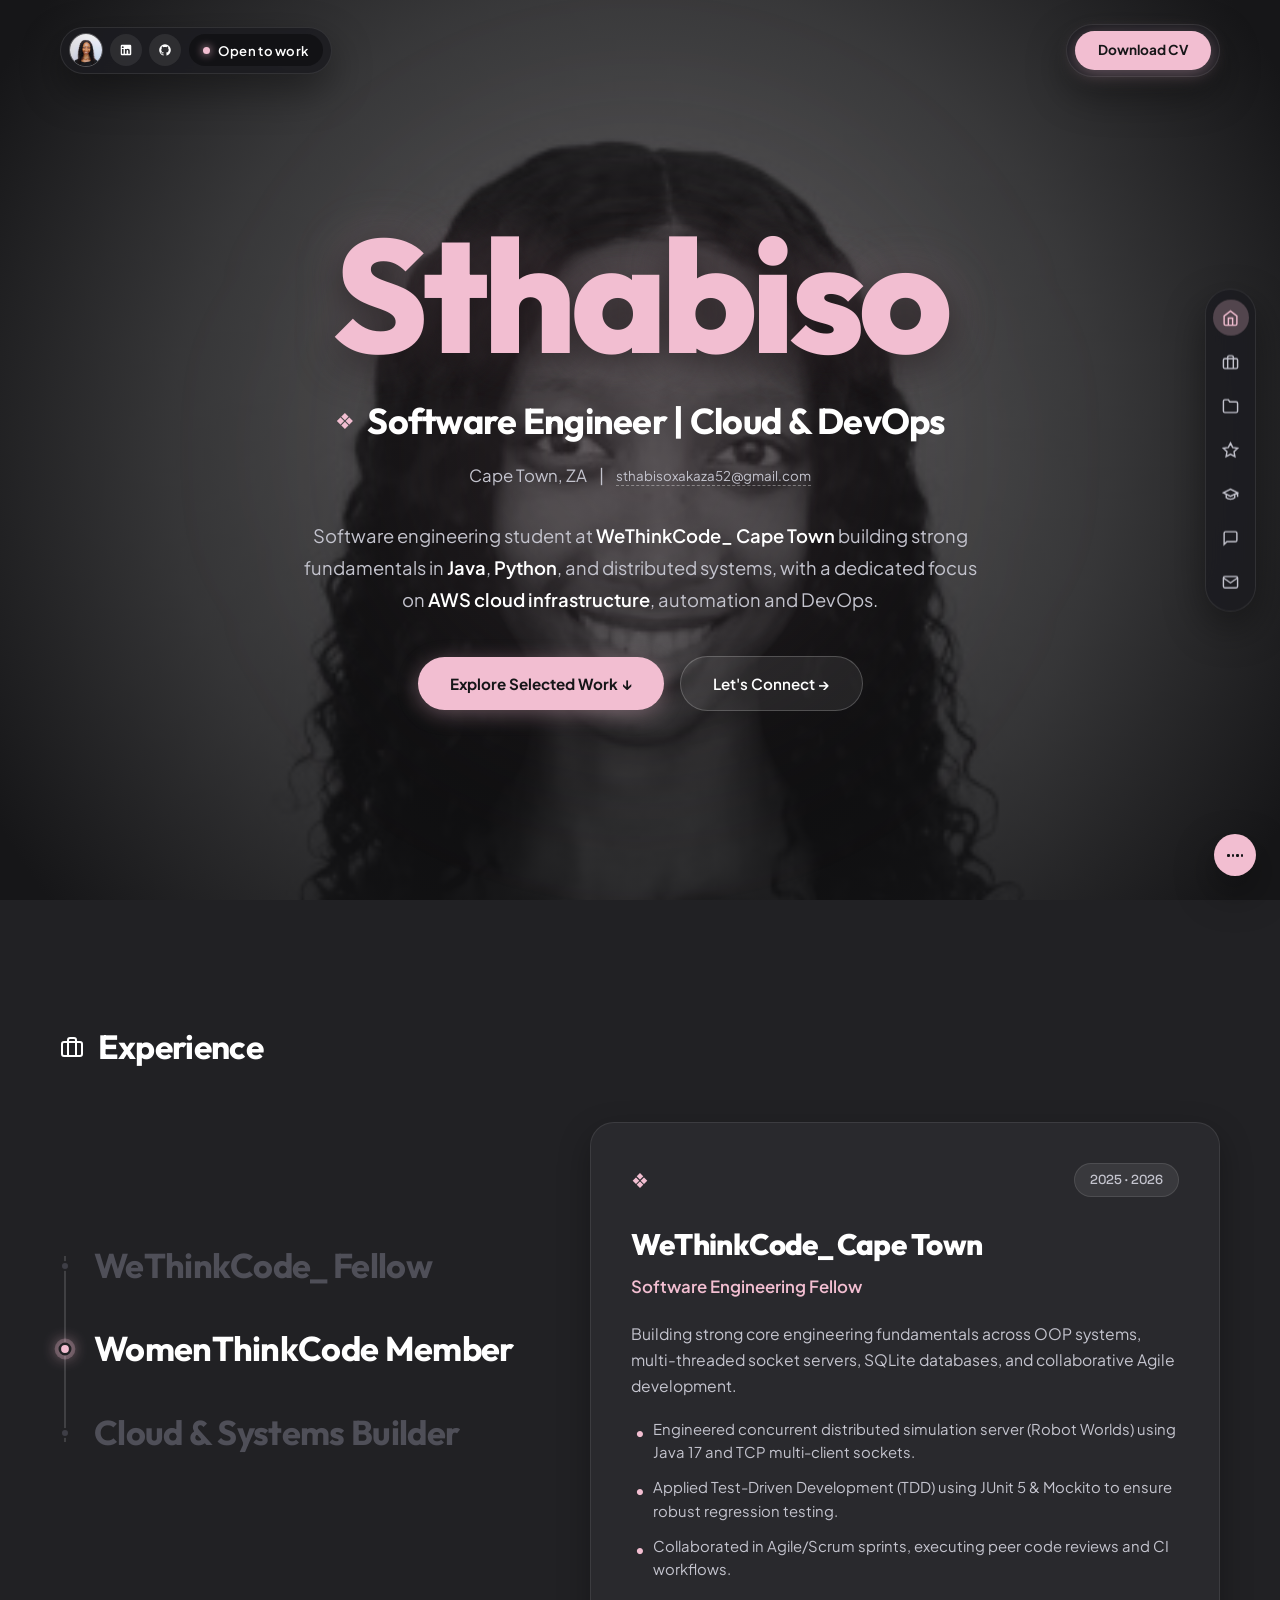
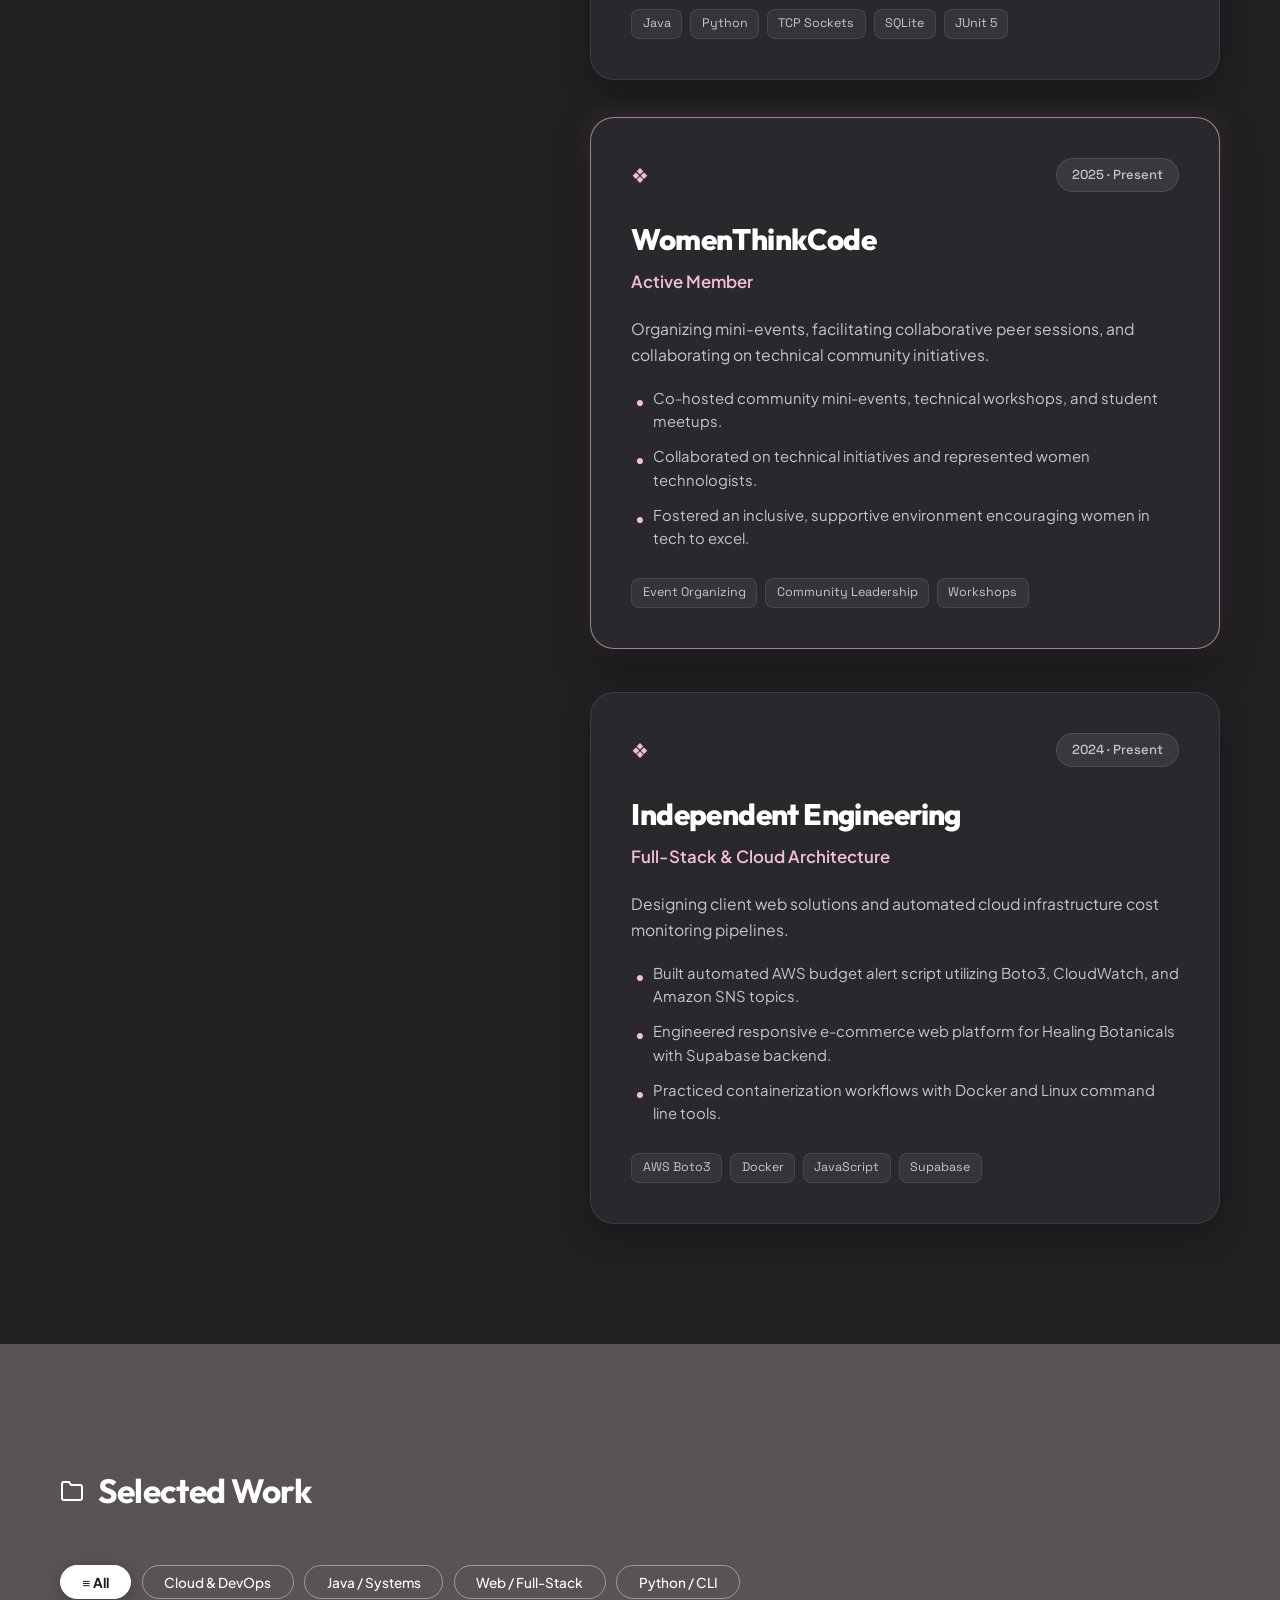
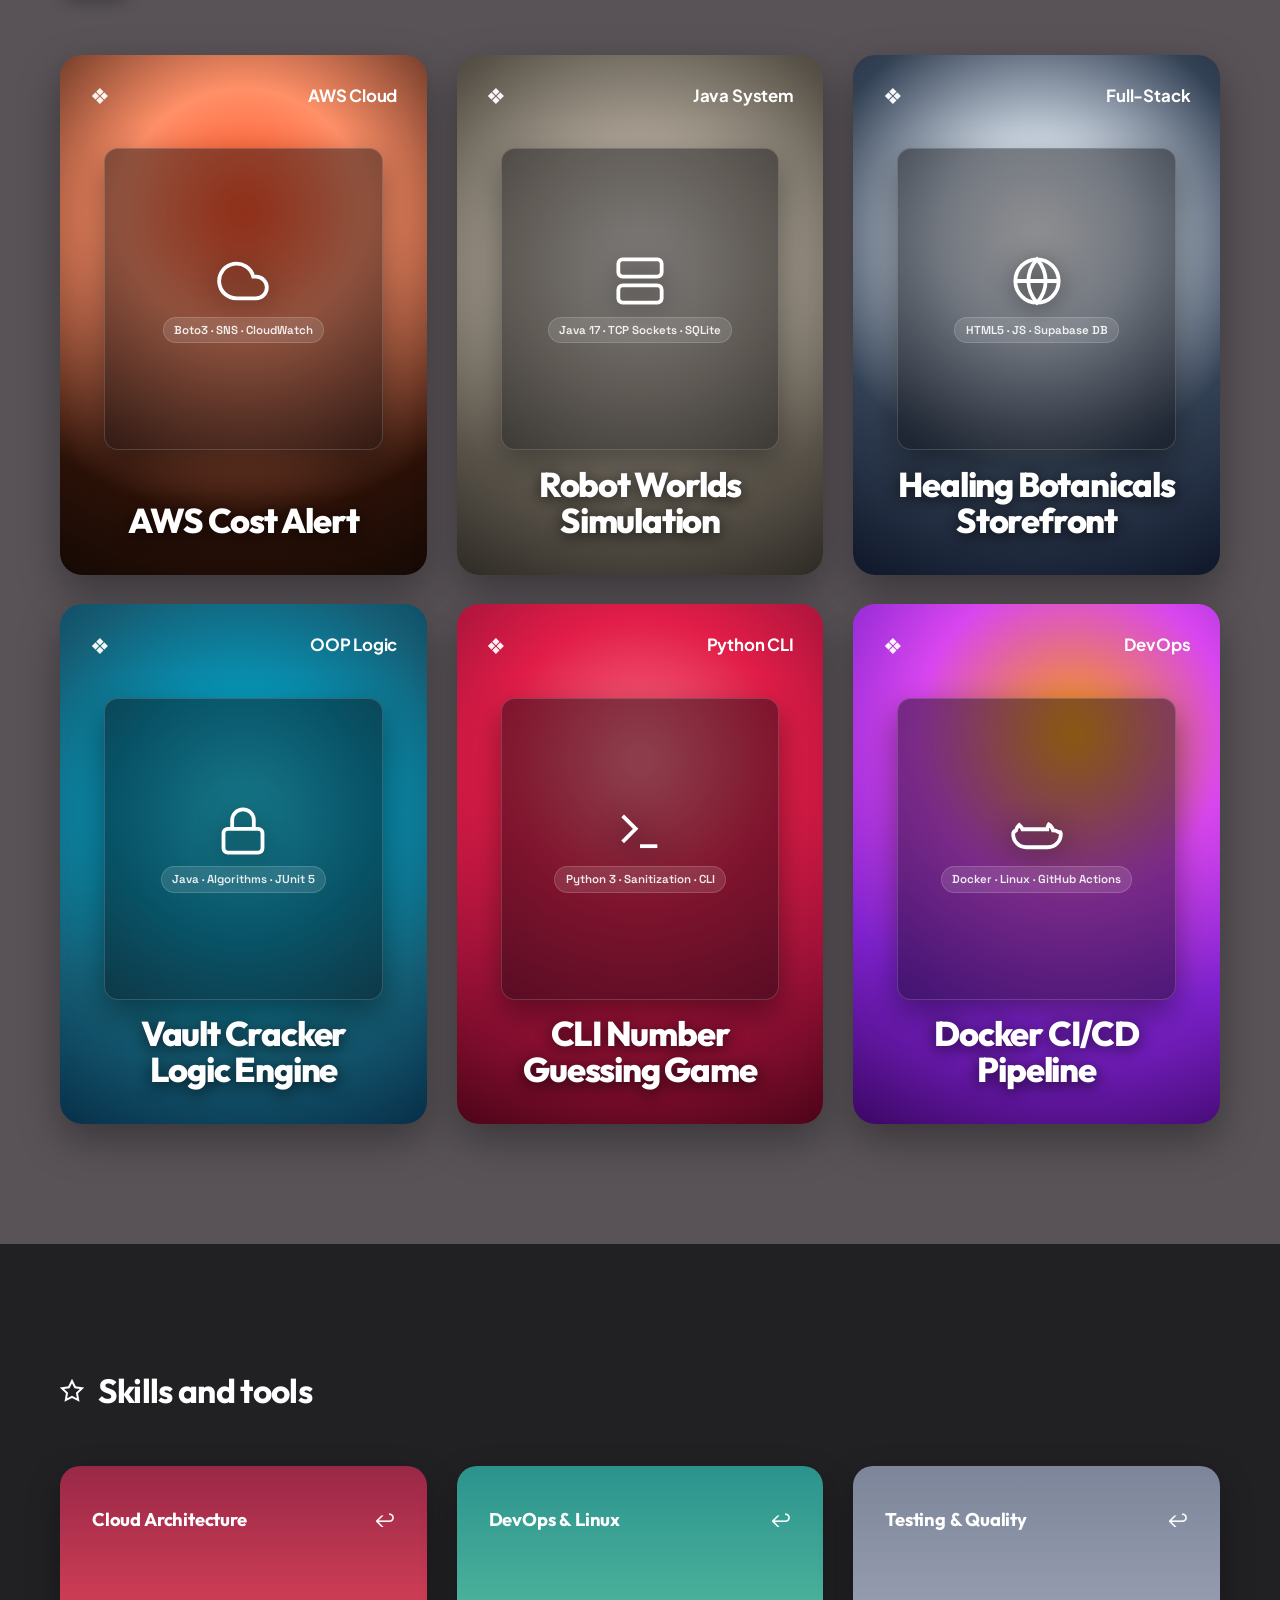
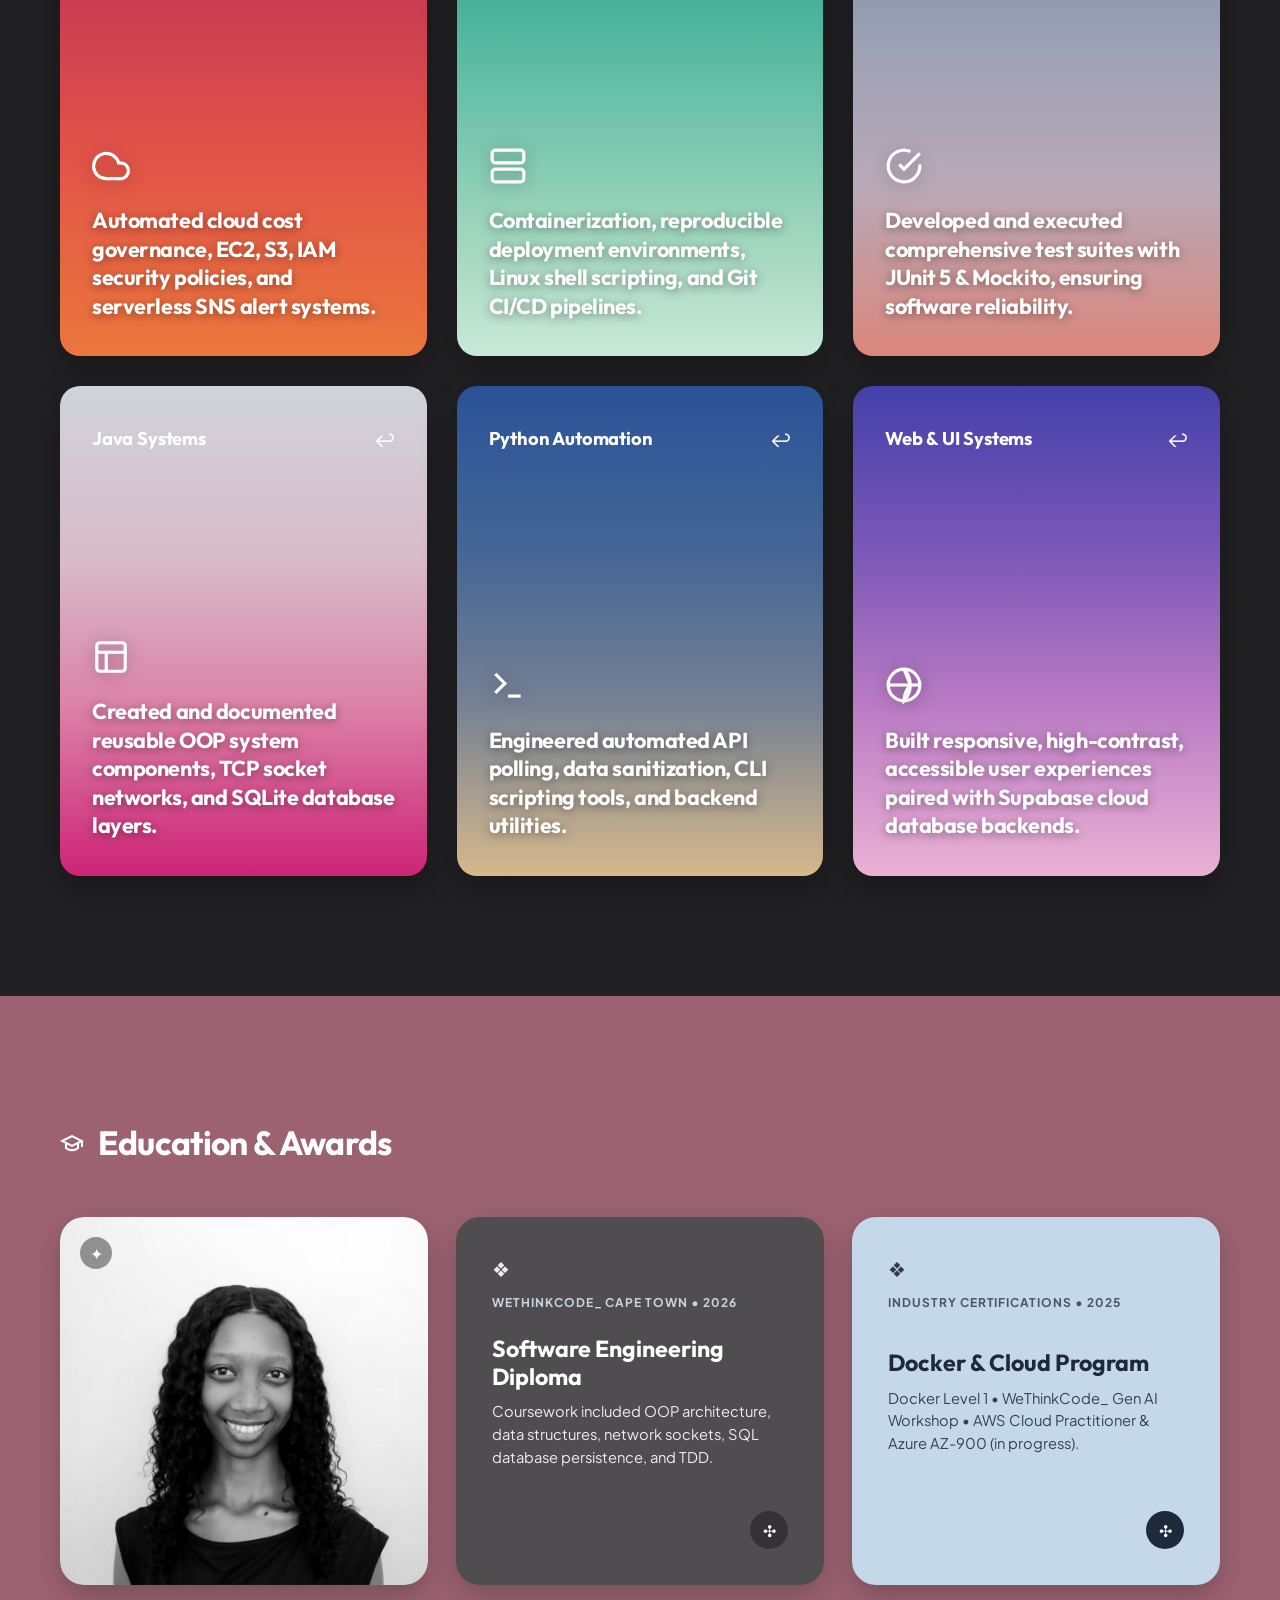
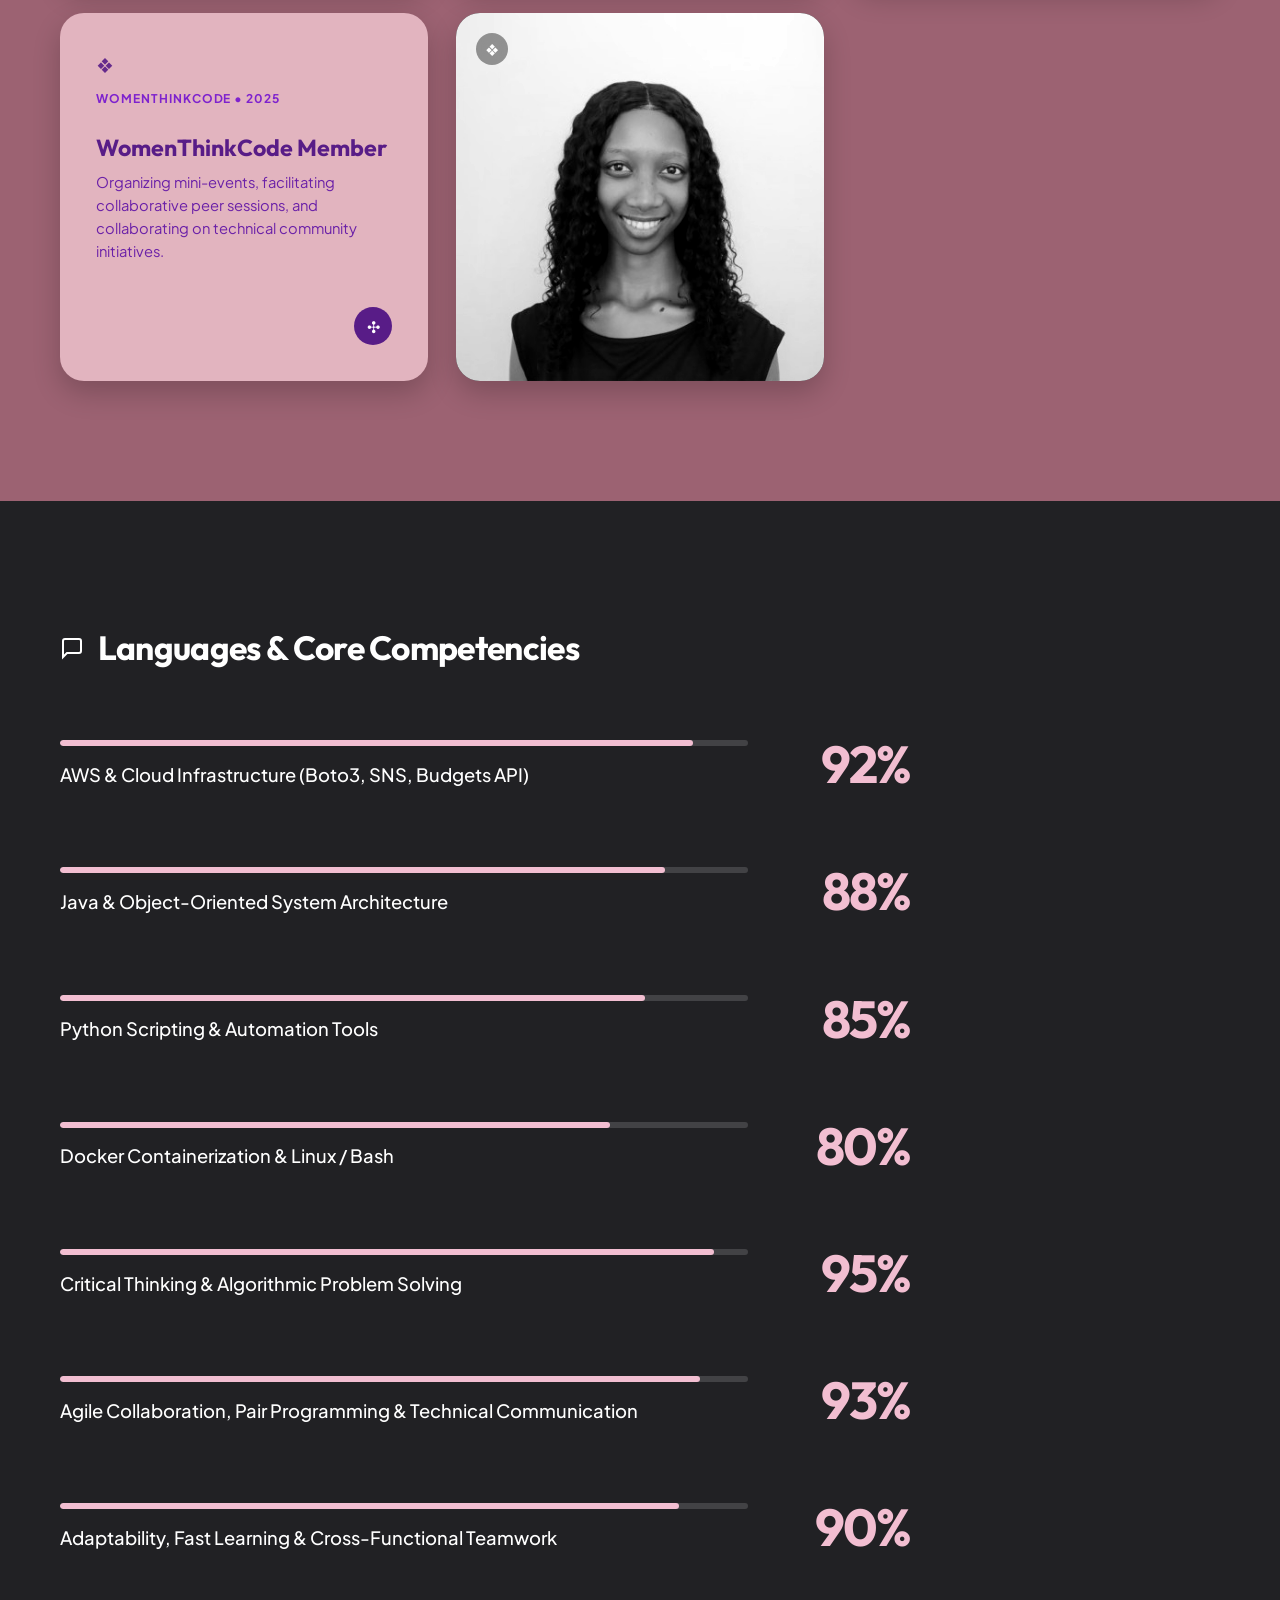
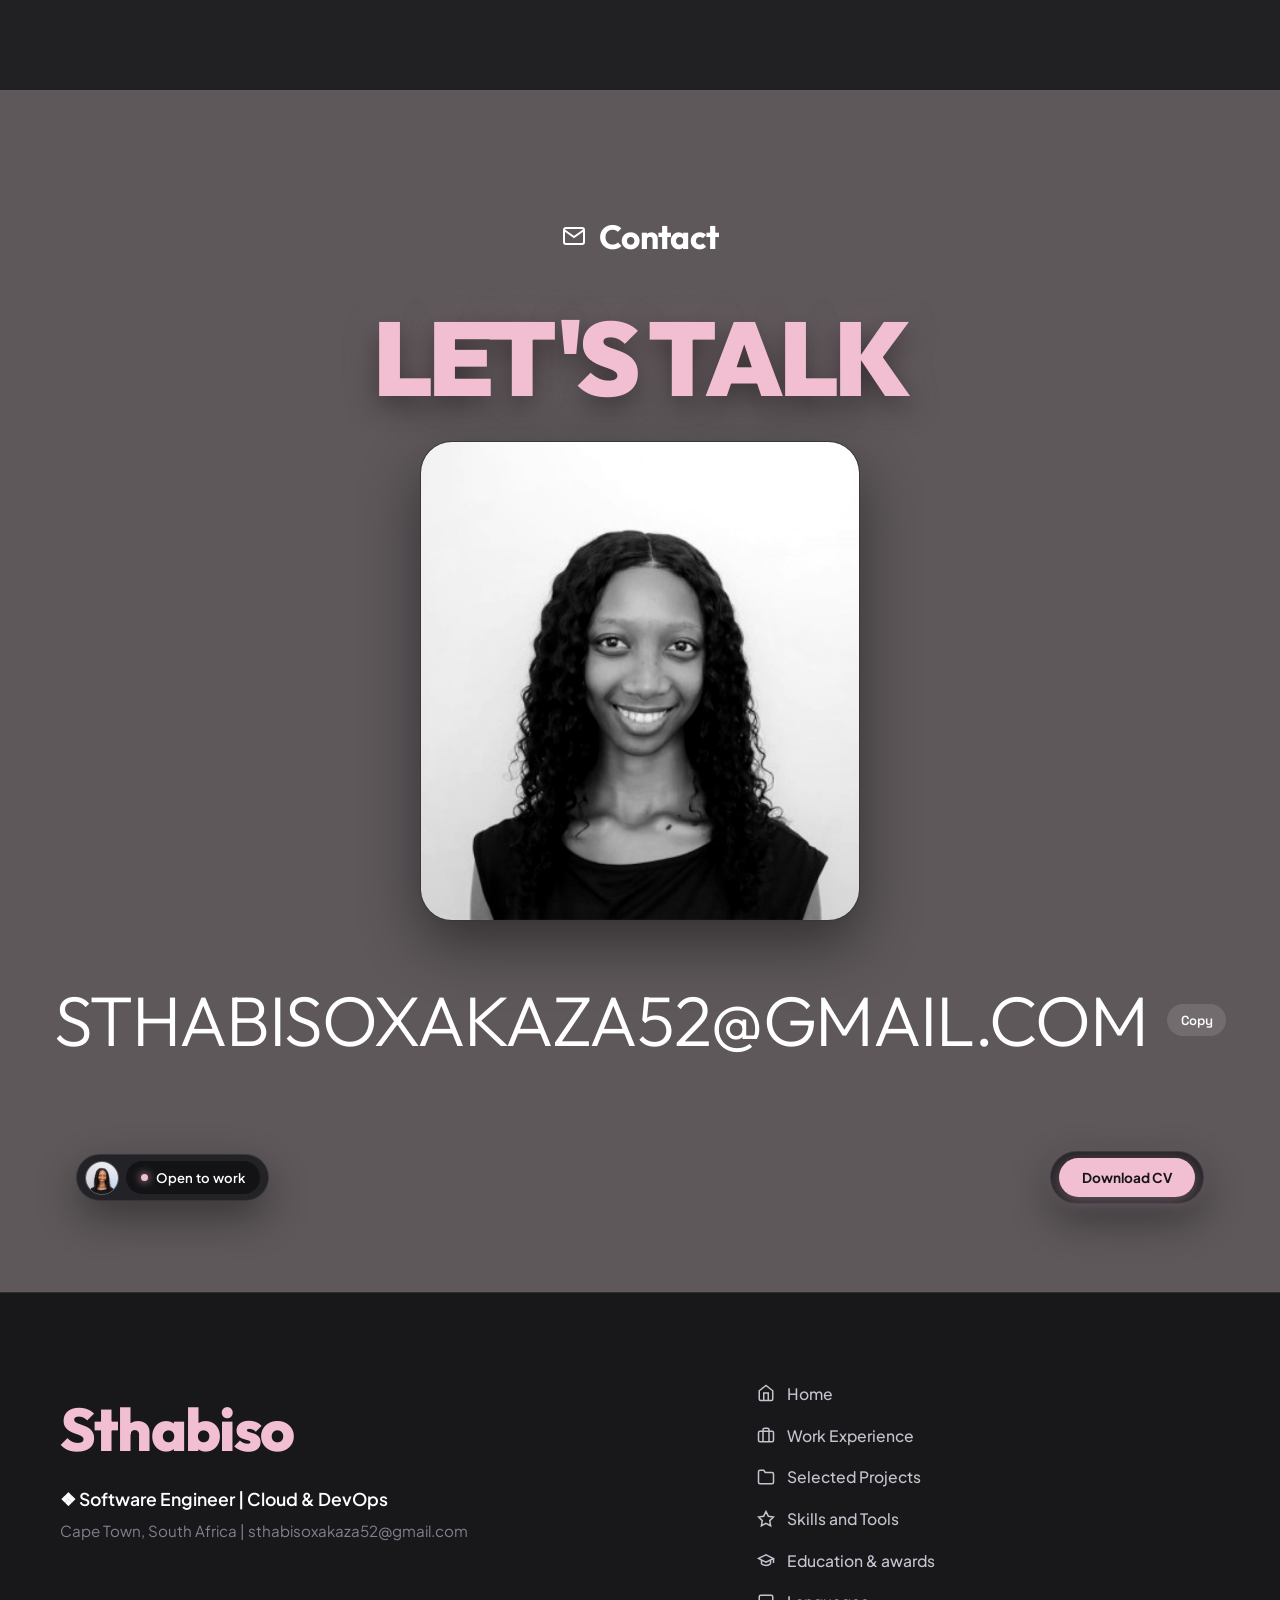
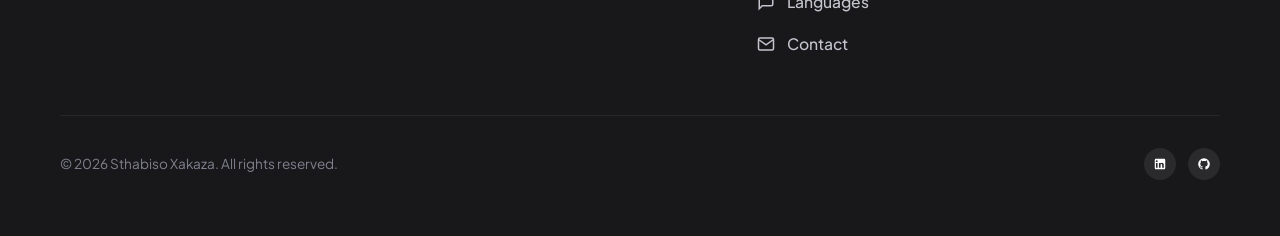
<file: index.html>
<!DOCTYPE html>
<html lang="en">
<head>
  <meta charset="UTF-8">
  <meta name="viewport" content="width=device-width, initial-scale=1.0">
  <title>Sthabiso Xakaza | Software Engineer & Cloud Developer</title>
  <meta name="description" content="Portfolio of Sthabiso Xakaza - Software Engineer specializing in Cloud Infrastructure, AWS, Java Systems and DevOps automation. Based in Cape Town, South Africa.">
  
  <link rel="stylesheet" href="css/variables.css">
  <link rel="stylesheet" href="css/layout.css">
  <link rel="stylesheet" href="css/hero.css">
  <link rel="stylesheet" href="css/experience.css">
  <link rel="stylesheet" href="css/projects.css">
  <link rel="stylesheet" href="css/skills.css">
  <link rel="stylesheet" href="css/education.css">
  <link rel="stylesheet" href="css/contact.css">
  <link rel="stylesheet" href="css/modal.css">
</head>
<body>

  <!-- Floating Top Navigation matching ref-imgs -->
  <nav class="floating-top-nav" aria-label="Main Navigation">
    <div class="nav-pill-left">
      <a href="#hero" class="nav-avatar-link" title="Sthabiso Xakaza">
        <img src="my-imgs/Linkedin pic.jpg" alt="Sthabiso Xakaza" class="nav-avatar-img">
      </a>
      <a href="https://www.linkedin.com/in/sthabiso-xakaza-390000353" target="_blank" rel="noopener noreferrer" class="nav-circle-btn" title="LinkedIn" aria-label="LinkedIn">
        <svg viewBox="0 0 24 24" fill="currentColor"><path d="M19 3a2 2 0 0 1 2 2v14a2 2 0 0 1-2 2H5a2 2 0 0 1-2-2V5a2 2 0 0 1 2-2h14m-.5 15.5v-5.3a3.26 3.26 0 0 0-3.26-3.26c-.85 0-1.84.52-2.28 1.3v-1.11h-2.79v8.37h2.79v-4.93c0-.77.62-1.4 1.39-1.4a1.4 1.4 0 0 1 1.4 1.4v4.93h2.75M6.46 8.76a1.64 1.64 0 1 0 0-3.28 1.64 1.64 0 0 0 0 3.28m1.39 9.74v-8.37H5.07v8.37h2.78z"/></svg>
      </a>
      <a href="https://www.github.com/sthabisoxakaza52" target="_blank" rel="noopener noreferrer" class="nav-circle-btn" title="GitHub" aria-label="GitHub">
        <svg viewBox="0 0 24 24" fill="currentColor"><path d="M12 2A10 10 0 0 0 2 12c0 4.42 2.87 8.17 6.84 9.5.5.08.66-.23.66-.5v-1.69c-2.77.6-3.36-1.34-3.36-1.34-.46-1.16-1.11-1.47-1.11-1.47-.91-.62.07-.6.07-.6 1 .07 1.53 1.03 1.53 1.03.87 1.52 2.34 1.07 2.91.83.1-.65.35-1.09.63-1.34-2.22-.25-4.55-1.11-4.55-4.92 0-1.11.38-2 1.03-2.71-.1-.25-.45-1.29.1-2.64 0 0 .84-.27 2.75 1.02.79-.22 1.65-.33 2.5-.33.85 0 1.71.11 2.5.33 1.91-1.29 2.75-1.02 2.75-1.02.55 1.35.2 2.39.1 2.64.65.71 1.03 1.6 1.03 2.71 0 3.82-2.34 4.66-4.57 4.91.36.31.69.92.69 1.85V21c0 .27.16.59.67.5C19.14 20.16 22 16.42 22 12A10 10 0 0 0 12 2z"/></svg>
      </a>
      <div class="status-pill">
        <span class="status-dot"></span>
        <span>Open to work</span>
      </div>
    </div>

    <div class="nav-pill-right">
      <a href="cv/Sthabiso_Alondwe_Xakaza_CV (2).pdf" download="Sthabiso_Xakaza_CV.pdf" class="btn-cv-download" id="top-download-cv">
        <span>Download CV</span>
      </a>
    </div>
  </nav>

  <!-- Right Floating Vertical Dock matching ref-imgs -->
  <aside class="floating-vertical-dock" aria-label="Quick Page Navigation">
    <a href="#hero" class="dock-item active" aria-label="Hero">
      <svg viewBox="0 0 24 24" fill="none" stroke="currentColor" stroke-width="2"><path d="M3 9l9-7 9 7v11a2 2 0 0 1-2 2H5a2 2 0 0 1-2-2z"></path><polyline points="9 22 9 12 15 12 15 22"></polyline></svg>
      <span class="dock-tooltip">Home</span>
    </a>
    <a href="#experience" class="dock-item" aria-label="Experience">
      <svg viewBox="0 0 24 24" fill="none" stroke="currentColor" stroke-width="2"><rect x="2" y="7" width="20" height="14" rx="2" ry="2"></rect><path d="M16 21V5a2 2 0 0 0-2-2h-4a2 2 0 0 0-2 2v16"></path></svg>
      <span class="dock-tooltip">Work Experience</span>
    </a>
    <a href="#projects" class="dock-item" aria-label="Selected Work">
      <svg viewBox="0 0 24 24" fill="none" stroke="currentColor" stroke-width="2"><path d="M22 19a2 2 0 0 1-2 2H4a2 2 0 0 1-2-2V5a2 2 0 0 1 2-2h5l2 3h9a2 2 0 0 1 2 2z"></path></svg>
      <span class="dock-tooltip">Selected Projects</span>
    </a>
    <a href="#skills" class="dock-item" aria-label="Skills & Tools">
      <svg viewBox="0 0 24 24" fill="none" stroke="currentColor" stroke-width="2"><polygon points="12 2 15.09 8.26 22 9.27 17 14.14 18.18 21.02 12 17.77 5.82 21.02 7 14.14 2 9.27 8.91 8.26 12 2"></polygon></svg>
      <span class="dock-tooltip">Skills and Tools</span>
    </a>
    <a href="#education" class="dock-item" aria-label="Education & Awards">
      <svg viewBox="0 0 24 24" fill="none" stroke="currentColor" stroke-width="2"><path d="M22 10v6M2 10l10-5 10 5-10 5z"></path><path d="M6 12v5c3 3 9 3 12 0v-5"></path></svg>
      <span class="dock-tooltip">Education and awards</span>
    </a>
    <a href="#languages" class="dock-item" aria-label="Languages">
      <svg viewBox="0 0 24 24" fill="none" stroke="currentColor" stroke-width="2"><path d="M21 15a2 2 0 0 1-2 2H7l-4 4V5a2 2 0 0 1 2-2h14a2 2 0 0 1 2 2z"></path></svg>
      <span class="dock-tooltip">Languages</span>
    </a>
    <a href="#contact" class="dock-item" aria-label="Contact">
      <svg viewBox="0 0 24 24" fill="none" stroke="currentColor" stroke-width="2"><path d="M4 4h16c1.1 0 2 .9 2 2v12c0 1.1-.9 2-2 2H4c-1.1 0-2-.9-2-2V6c0-1.1.9-2 2-2z"></path><polyline points="22,6 12,13 2,6"></polyline></svg>
      <span class="dock-tooltip">Contact</span>
    </a>
  </aside>

  <!-- Bottom Floating Audio Equalizer -->
  <button id="ambient-audio-btn" class="floating-bottom-ctrl audio-muted" title="Play Ambient Sound" aria-label="Toggle Sound">
    <div class="audio-waves">
      <div class="audio-bar"></div>
      <div class="audio-bar"></div>
      <div class="audio-bar"></div>
      <div class="audio-bar"></div>
    </div>
  </button>

  <div class="page-wrapper">
    
    <!-- 1. Hero Section -->
    <section id="hero" class="hero-section section-hero">
      <div class="hero-portrait-bg">
        <img src="my-imgs/Linkedin pic.jpg" alt="Sthabiso Xakaza">
      </div>
      <div class="hero-ambient-glow"></div>
      <div class="content-container">
        <div class="hero-content">
          <h1 class="hero-brand-title">Sthabiso</h1>
          <div class="hero-role-line">
            <span class="hero-motif-star">❖</span>
            <h2 class="hero-role-text">Software Engineer | Cloud & DevOps</h2>
          </div>
          <div class="hero-location-line">
            <span>Cape Town, ZA</span>
            <span>|</span>
            <button class="hero-email-btn copy-email-btn" title="Click to copy email">sthabisoxakaza52@gmail.com</button>
          </div>
          <p class="hero-desc">
            Software engineering student at <strong>WeThinkCode_ Cape Town</strong> building strong fundamentals in <strong>Java</strong>, <strong>Python</strong>, and distributed systems, with a dedicated focus on <strong>AWS cloud infrastructure</strong>, automation and DevOps.
          </p>
          <div class="hero-cta-row">
            <a href="#projects" class="btn-hero-solid">Explore Selected Work ↓</a>
            <a href="#contact" class="btn-hero-outline">Let's Connect →</a>
          </div>
        </div>
      </div>
    </section>

    <!-- 2. Experience Section -->
    <section id="experience" class="section-experience">
      <div class="content-container">
        <div class="section-header">
          <span class="section-icon">
            <svg viewBox="0 0 24 24"><rect x="2" y="7" width="20" height="14" rx="2" ry="2"></rect><path d="M16 21V5a2 2 0 0 0-2-2h-4a2 2 0 0 0-2 2v16"></path></svg>
          </span>
          <h2 class="section-title">Experience</h2>
        </div>

        <div class="experience-grid-layout">
          <!-- Left Connected Timeline Rail -->
          <div class="exp-timeline-wrapper">
            <div class="exp-timeline-rail"></div>
            <div class="exp-roles-list">
              <button class="exp-role-item active" data-target-card="exp-wtc">
                <span class="exp-role-dot"></span>
                <span class="exp-role-title">WeThinkCode_ Fellow</span>
              </button>
              <button class="exp-role-item" data-target-card="exp-women">
                <span class="exp-role-dot"></span>
                <span class="exp-role-title">WomenThinkCode Member</span>
              </button>
              <button class="exp-role-item" data-target-card="exp-cloud">
                <span class="exp-role-dot"></span>
                <span class="exp-role-title">Cloud & Systems Builder</span>
              </button>
            </div>
          </div>

          <!-- Right Cards Column -->
          <div class="exp-cards-container">
            <div id="exp-wtc" class="exp-card highlighted">
              <div class="exp-card-header">
                <span class="exp-card-motif">❖</span>
                <span class="exp-date-pill">2025 · 2026</span>
              </div>
              <h3 class="exp-company-title">WeThinkCode_ Cape Town</h3>
              <p class="exp-role-subtitle">Software Engineering Fellow</p>
              <p class="exp-desc">Building strong core engineering fundamentals across OOP systems, multi-threaded socket servers, SQLite databases, and collaborative Agile development.</p>
              <ul class="exp-list">
                <li>Engineered concurrent distributed simulation server (Robot Worlds) using Java 17 and TCP multi-client sockets.</li>
                <li>Applied Test-Driven Development (TDD) using JUnit 5 & Mockito to ensure robust regression testing.</li>
                <li>Collaborated in Agile/Scrum sprints, executing peer code reviews and CI workflows.</li>
              </ul>
              <div class="exp-tags-row">
                <span class="exp-tag-pill">Java</span><span class="exp-tag-pill">Python</span><span class="exp-tag-pill">TCP Sockets</span><span class="exp-tag-pill">SQLite</span><span class="exp-tag-pill">JUnit 5</span>
              </div>
            </div>

            <div id="exp-women" class="exp-card">
              <div class="exp-card-header">
                <span class="exp-card-motif">❖</span>
                <span class="exp-date-pill">2025 · Present</span>
              </div>
              <h3 class="exp-company-title">WomenThinkCode</h3>
              <p class="exp-role-subtitle">Active Member</p>
              <p class="exp-desc">Organizing mini-events, facilitating collaborative peer sessions, and collaborating on technical community initiatives.</p>
              <ul class="exp-list">
                <li>Co-hosted community mini-events, technical workshops, and student meetups.</li>
                <li>Collaborated on technical initiatives and represented women technologists.</li>
                <li>Fostered an inclusive, supportive environment encouraging women in tech to excel.</li>
              </ul>
              <div class="exp-tags-row">
                <span class="exp-tag-pill">Event Organizing</span><span class="exp-tag-pill">Community Leadership</span><span class="exp-tag-pill">Workshops</span>
              </div>
            </div>

            <div id="exp-cloud" class="exp-card">
              <div class="exp-card-header">
                <span class="exp-card-motif">❖</span>
                <span class="exp-date-pill">2024 · Present</span>
              </div>
              <h3 class="exp-company-title">Independent Engineering</h3>
              <p class="exp-role-subtitle">Full-Stack & Cloud Architecture</p>
              <p class="exp-desc">Designing client web solutions and automated cloud infrastructure cost monitoring pipelines.</p>
              <ul class="exp-list">
                <li>Built automated AWS budget alert script utilizing Boto3, CloudWatch, and Amazon SNS topics.</li>
                <li>Engineered responsive e-commerce web platform for Healing Botanicals with Supabase backend.</li>
                <li>Practiced containerization workflows with Docker and Linux command line tools.</li>
              </ul>
              <div class="exp-tags-row">
                <span class="exp-tag-pill">AWS Boto3</span><span class="exp-tag-pill">Docker</span><span class="exp-tag-pill">JavaScript</span><span class="exp-tag-pill">Supabase</span>
              </div>
            </div>
          </div>
        </div>
      </div>
    </section>

    <!-- 3. Selected Work Section -->
    <section id="projects" class="section-projects">
      <div class="content-container">
        <div class="section-header">
          <span class="section-icon">
            <svg viewBox="0 0 24 24"><path d="M22 19a2 2 0 0 1-2 2H4a2 2 0 0 1-2-2V5a2 2 0 0 1 2-2h5l2 3h9a2 2 0 0 1 2 2z"></path></svg>
          </span>
          <h2 class="section-title">Selected Work</h2>
        </div>

        <div class="projects-filter-bar" role="tablist">
          <button class="filter-pill active" data-filter="all">≡ All</button>
          <button class="filter-pill" data-filter="cloud">Cloud & DevOps</button>
          <button class="filter-pill" data-filter="java">Java / Systems</button>
          <button class="filter-pill" data-filter="web">Web / Full-Stack</button>
          <button class="filter-pill" data-filter="python">Python / CLI</button>
        </div>

        <div class="projects-poster-grid" id="projects-grid"></div>
      </div>
    </section>

    <!-- 4. Skills and Tools Section -->
    <section id="skills" class="section-skills">
      <div class="content-container">
        <div class="section-header">
          <span class="section-icon">
            <svg viewBox="0 0 24 24"><polygon points="12 2 15.09 8.26 22 9.27 17 14.14 18.18 21.02 12 17.77 5.82 21.02 7 14.14 2 9.27 8.91 8.26 12 2"></polygon></svg>
          </span>
          <h2 class="section-title">Skills and tools</h2>
        </div>
        <div class="skills-bento-grid" id="skills-grid"></div>
      </div>
    </section>

    <!-- 5. Education & Awards Section -->
    <section id="education" class="section-education">
      <div class="content-container">
        <div class="section-header">
          <span class="section-icon">
            <svg viewBox="0 0 24 24"><path d="M22 10v6M2 10l10-5 10 5-10 5z"></path><path d="M6 12v5c3 3 9 3 12 0v-5"></path></svg>
          </span>
          <h2 class="section-title">Education & Awards</h2>
        </div>

        <div class="edu-bento-grid">
          <div class="edu-card edu-photo-box">
            <div class="edu-photo-motif-badge">✦</div>
            <img src="my-imgs/Linkedin pic.jpg" alt="Sthabiso Xakaza">
          </div>

          <div class="edu-card edu-card-slate">
            <div class="edu-card-top">
              <span class="edu-top-motif">❖</span>
              <span class="edu-org-title">WeThinkCode_ Cape Town &bull; 2026</span>
            </div>
            <div class="edu-card-body">
              <h3 class="edu-card-title">Software Engineering Diploma</h3>
              <p class="edu-card-desc">Coursework included OOP architecture, data structures, network sockets, SQL database persistence, and TDD.</p>
            </div>
            <div class="edu-card-bottom"><div class="edu-cluster-icon">✣</div></div>
          </div>

          <div class="edu-card edu-card-blue">
            <div class="edu-card-top">
              <span class="edu-top-motif">❖</span>
              <span class="edu-org-title">Industry Certifications &bull; 2025</span>
            </div>
            <div class="edu-card-body">
              <h3 class="edu-card-title" style="color:#1e293b;">Docker & Cloud Program</h3>
              <p class="edu-card-desc">Docker Level 1 &bull; WeThinkCode_ Gen AI Workshop &bull; AWS Cloud Practitioner & Azure AZ-900 (in progress).</p>
            </div>
            <div class="edu-card-bottom"><div class="edu-cluster-icon">✣</div></div>
          </div>

          <div class="edu-card edu-card-pink">
            <div class="edu-card-top">
              <span class="edu-top-motif">❖</span>
              <span class="edu-org-title">WomenThinkCode &bull; 2025</span>
            </div>
            <div class="edu-card-body">
              <h3 class="edu-card-title">WomenThinkCode Member</h3>
              <p class="edu-card-desc">Organizing mini-events, facilitating collaborative peer sessions, and collaborating on technical community initiatives.</p>
            </div>
            <div class="edu-card-bottom"><div class="edu-cluster-icon">✣</div></div>
          </div>

          <div class="edu-card edu-photo-box">
            <div class="edu-photo-motif-badge">❖</div>
            <img src="my-imgs/Linkedin pic.jpg" alt="Sthabiso Xakaza">
          </div>
        </div>
      </div>
    </section>

    <!-- 6. Languages Section -->
    <section id="languages" class="section-languages">
      <div class="content-container">
        <div class="section-header">
          <span class="section-icon">
            <svg viewBox="0 0 24 24"><path d="M21 15a2 2 0 0 1-2 2H7l-4 4V5a2 2 0 0 1 2-2h14a2 2 0 0 1 2 2z"></path></svg>
          </span>
          <h2 class="section-title">Languages & Core Competencies</h2>
        </div>

        <div class="languages-list">
          <div class="lang-item">
            <div class="lang-left">
              <div class="lang-bar-track"><div class="lang-bar-fill" data-percentage="92%"></div></div>
              <span class="lang-label">AWS & Cloud Infrastructure (Boto3, SNS, Budgets API)</span>
            </div>
            <div class="lang-score">92%</div>
          </div>

          <div class="lang-item">
            <div class="lang-left">
              <div class="lang-bar-track"><div class="lang-bar-fill" data-percentage="88%"></div></div>
              <span class="lang-label">Java & Object-Oriented System Architecture</span>
            </div>
            <div class="lang-score">88%</div>
          </div>

          <div class="lang-item">
            <div class="lang-left">
              <div class="lang-bar-track"><div class="lang-bar-fill" data-percentage="85%"></div></div>
              <span class="lang-label">Python Scripting & Automation Tools</span>
            </div>
            <div class="lang-score">85%</div>
          </div>

          <div class="lang-item">
            <div class="lang-left">
              <div class="lang-bar-track"><div class="lang-bar-fill" data-percentage="80%"></div></div>
              <span class="lang-label">Docker Containerization & Linux / Bash</span>
            </div>
            <div class="lang-score">80%</div>
          </div>

          <div class="lang-item">
            <div class="lang-left">
              <div class="lang-bar-track"><div class="lang-bar-fill" data-percentage="95%"></div></div>
              <span class="lang-label">Critical Thinking & Algorithmic Problem Solving</span>
            </div>
            <div class="lang-score">95%</div>
          </div>

          <div class="lang-item">
            <div class="lang-left">
              <div class="lang-bar-track"><div class="lang-bar-fill" data-percentage="93%"></div></div>
              <span class="lang-label">Agile Collaboration, Pair Programming & Technical Communication</span>
            </div>
            <div class="lang-score">93%</div>
          </div>

          <div class="lang-item">
            <div class="lang-left">
              <div class="lang-bar-track"><div class="lang-bar-fill" data-percentage="90%"></div></div>
              <span class="lang-label">Adaptability, Fast Learning & Cross-Functional Teamwork</span>
            </div>
            <div class="lang-score">90%</div>
          </div>
        </div>
      </div>
    </section>

    <!-- 7. Contact Section -->
    <section id="contact" class="section-contact">
      <div class="content-container">
        <div class="section-header" style="justify-content: center;">
          <span class="section-icon">
            <svg viewBox="0 0 24 24"><path d="M4 4h16c1.1 0 2 .9 2 2v12c0 1.1-.9 2-2 2H4c-1.1 0-2-.9-2-2V6c0-1.1.9-2 2-2z"></path><polyline points="22,6 12,13 2,6"></polyline></svg>
          </span>
          <h2 class="section-title">Contact</h2>
        </div>

        <div class="contact-layout-wrapper">
          <h3 class="contact-talk-heading">LET'S TALK</h3>

          <div class="contact-talk-poster">
            <img src="my-imgs/Linkedin pic.jpg" alt="Sthabiso Xakaza" class="contact-talk-photo">
          </div>

          <div class="contact-email-cta copy-email-btn" title="Click to copy email address">
            <span class="contact-email-text">STHABISOXAKAZA52@GMAIL.COM</span>
            <span class="contact-copy-badge">Copy</span>
          </div>

          <div class="contact-floating-bar">
            <div class="nav-pill-left">
              <a href="#hero" class="nav-avatar-link">
                <img src="my-imgs/Linkedin pic.jpg" alt="Sthabiso Xakaza" class="nav-avatar-img">
              </a>
              <div class="status-pill">
                <span class="status-dot"></span>
                <span>Open to work</span>
              </div>
            </div>
            <div class="nav-pill-right">
              <a href="cv/Sthabiso_Alondwe_Xakaza_CV (2).pdf" download="Sthabiso_Xakaza_CV.pdf" class="btn-cv-download">
                <span>Download CV</span>
              </a>
            </div>
          </div>
        </div>
      </div>
    </section>

    <!-- Footer -->
    <footer class="site-footer">
      <div class="content-container">
        <div class="footer-content">
          <div class="footer-brand">
            <h2>Sthabiso</h2>
            <p class="footer-subtitle">❖ Software Engineer | Cloud & DevOps</p>
            <p class="footer-meta">Cape Town, South Africa | sthabisoxakaza52@gmail.com</p>
          </div>
          <div class="footer-nav">
            <ul class="footer-nav-list">
              <li><a href="#hero" class="footer-nav-link"><svg viewBox="0 0 24 24"><path d="M3 9l9-7 9 7v11a2 2 0 0 1-2 2H5a2 2 0 0 1-2-2z"></path><polyline points="9 22 9 12 15 12 15 22"></polyline></svg> Home</a></li>
              <li><a href="#experience" class="footer-nav-link"><svg viewBox="0 0 24 24"><rect x="2" y="7" width="20" height="14" rx="2" ry="2"></rect><path d="M16 21V5a2 2 0 0 0-2-2h-4a2 2 0 0 0-2 2v16"></path></svg> Work Experience</a></li>
              <li><a href="#projects" class="footer-nav-link"><svg viewBox="0 0 24 24"><path d="M22 19a2 2 0 0 1-2 2H4a2 2 0 0 1-2-2V5a2 2 0 0 1 2-2h5l2 3h9a2 2 0 0 1 2 2z"></path></svg> Selected Projects</a></li>
              <li><a href="#skills" class="footer-nav-link"><svg viewBox="0 0 24 24"><polygon points="12 2 15.09 8.26 22 9.27 17 14.14 18.18 21.02 12 17.77 5.82 21.02 7 14.14 2 9.27 8.91 8.26 12 2"></polygon></svg> Skills and Tools</a></li>
              <li><a href="#education" class="footer-nav-link"><svg viewBox="0 0 24 24"><path d="M22 10v6M2 10l10-5 10 5-10 5z"></path><path d="M6 12v5c3 3 9 3 12 0v-5"></path></svg> Education & awards</a></li>
              <li><a href="#languages" class="footer-nav-link"><svg viewBox="0 0 24 24"><path d="M21 15a2 2 0 0 1-2 2H7l-4 4V5a2 2 0 0 1 2-2h14a2 2 0 0 1 2 2z"></path></svg> Languages</a></li>
              <li><a href="#contact" class="footer-nav-link"><svg viewBox="0 0 24 24"><path d="M4 4h16c1.1 0 2 .9 2 2v12c0 1.1-.9 2-2 2H4c-1.1 0-2-.9-2-2V6c0-1.1.9-2 2-2z"></path><polyline points="22,6 12,13 2,6"></polyline></svg> Contact</a></li>
            </ul>
          </div>
        </div>
        <div class="footer-bottom">
          <span>&copy; 2026 Sthabiso Xakaza. All rights reserved.</span>
          <div class="footer-socials">
            <a href="https://www.linkedin.com/in/sthabiso-xakaza-390000353" target="_blank" rel="noopener noreferrer" class="nav-circle-btn" title="LinkedIn">
              <svg viewBox="0 0 24 24" fill="currentColor"><path d="M19 3a2 2 0 0 1 2 2v14a2 2 0 0 1-2 2H5a2 2 0 0 1-2-2V5a2 2 0 0 1 2-2h14m-.5 15.5v-5.3a3.26 3.26 0 0 0-3.26-3.26c-.85 0-1.84.52-2.28 1.3v-1.11h-2.79v8.37h2.79v-4.93c0-.77.62-1.4 1.39-1.4a1.4 1.4 0 0 1 1.4 1.4v4.93h2.75M6.46 8.76a1.64 1.64 0 1 0 0-3.28 1.64 1.64 0 0 0 0 3.28m1.39 9.74v-8.37H5.07v8.37h2.78z"/></svg>
            </a>
            <a href="https://www.github.com/sthabisoxakaza52" target="_blank" rel="noopener noreferrer" class="nav-circle-btn" title="GitHub">
              <svg viewBox="0 0 24 24" fill="currentColor"><path d="M12 2A10 10 0 0 0 2 12c0 4.42 2.87 8.17 6.84 9.5.5.08.66-.23.66-.5v-1.69c-2.77.6-3.36-1.34-3.36-1.34-.46-1.16-1.11-1.47-1.11-1.47-.91-.62.07-.6.07-.6 1 .07 1.53 1.03 1.53 1.03.87 1.52 2.34 1.07 2.91.83.1-.65.35-1.09.63-1.34-2.22-.25-4.55-1.11-4.55-4.92 0-1.11.38-2 1.03-2.71-.1-.25-.45-1.29.1-2.64 0 0 .84-.27 2.75 1.02.79-.22 1.65-.33 2.5-.33.85 0 1.71.11 2.5.33 1.91-1.29 2.75-1.02 2.75-1.02.55 1.35.2 2.39.1 2.64.65.71 1.03 1.6 1.03 2.71 0 3.82-2.34 4.66-4.57 4.91.36.31.69.92.69 1.85V21c0 .27.16.59.67.5C19.14 20.16 22 16.42 22 12A10 10 0 0 0 12 2z"/></svg>
            </a>
          </div>
        </div>
      </div>
    </footer>
  </div>

  <!-- Project Details Modal -->
  <div id="project-modal" class="modal-backdrop" role="dialog" aria-modal="true" aria-labelledby="modal-title">
    <div class="modal-dialog">
      <button id="modal-close-btn" class="modal-close-btn" aria-label="Close modal">✕</button>
      <div class="modal-header">
        <span id="modal-category" class="modal-category-badge"></span>
        <h3 id="modal-title" class="modal-title"></h3>
      </div>
      <div class="modal-body">
        <p id="modal-desc" class="modal-desc"></p>
        <div class="modal-section-heading">Technologies Used</div>
        <div id="modal-tech" class="modal-tech-tags"></div>
        <div class="modal-section-heading">Key Highlights & Architecture</div>
        <ul id="modal-features" class="modal-features-list"></ul>
      </div>
      <div id="modal-actions" class="modal-footer"></div>
    </div>
  </div>

  <div id="copy-toast" class="copy-toast">Copied to clipboard!</div>

  <script src="js/projects-data.js"></script>
  <script src="js/projects.js"></script>
  <script src="js/interactions.js"></script>
  <script src="js/main.js"></script>
</body>
</html>
</file>
<file: css/variables.css>
/* ==========================================================================
   CSS Variables & Design Tokens - High-Fidelity Reference Matching
   ========================================================================== */

@import url('https://fonts.googleapis.com/css2?family=Italiana&family=Outfit:wght@300;400;500;600;700;800;900&family=Playfair+Display:ital,wght@0,600;0,700;0,800;0,900;1,600&family=Plus+Jakarta+Sans:wght@300;400;500;600;700;800&family=Space+Grotesk:wght@400;500;600;700&family=Syne:wght@700;800&display=swap');

:root {
  /* Section Background Palette (Framer Reference Fidelity) */
  --bg-hero: #161618;
  --bg-experience: #212124;
  --bg-projects: #595357;
  --bg-skills: #212124;
  --bg-education: #9c6272;
  --bg-languages: #212124;
  --bg-contact: #5e585b;
  --bg-footer: #18181b;

  /* Signature Pink / Dusty Rose Accents */
  --accent-pink: #f2bed1;
  --accent-pink-soft: #fce7ef;
  --accent-pink-dark: #d88fa5;
  --accent-pink-rgb: 242, 190, 209;

  /* Text Colors */
  --text-white: #ffffff;
  --text-primary: #f5f5f7;
  --text-secondary: #c4c4ce;
  --text-muted: #80808e;
  --text-dark: #161618;

  /* Card Colors */
  --card-dark: #29292d;
  --card-dark-hover: #313136;
  --card-edu-gray: #4f4d50;
  --card-edu-blue: #c4d8ea;
  --card-edu-pink: #e2b4bf;

  /* Borders & Shadows */
  --border-subtle: rgba(255, 255, 255, 0.09);
  --border-medium: rgba(255, 255, 255, 0.2);
  --border-active: rgba(242, 190, 209, 0.6);
  --shadow-card: 0 12px 32px rgba(0, 0, 0, 0.3);
  --shadow-floating: 0 16px 40px rgba(0, 0, 0, 0.4);

  /* Typography */
  --font-hero-name: 'Outfit', 'Syne', sans-serif;
  --font-brand: 'Outfit', sans-serif;
  --font-body: 'Plus Jakarta Sans', -apple-system, BlinkMacSystemFont, sans-serif;
  --font-mono: 'Space Grotesk', monospace;

  /* Radii */
  --radius-sm: 8px;
  --radius-md: 14px;
  --radius-lg: 24px;
  --radius-xl: 32px;
  --radius-pill: 9999px;
  --max-width: 1240px;

  /* Transitions */
  --ease-spring: cubic-bezier(0.16, 1, 0.3, 1);
  --ease-smooth: cubic-bezier(0.4, 0, 0.2, 1);
  --duration-fast: 0.2s;
  --duration-norm: 0.35s;
}

*, *::before, *::after {
  box-sizing: border-box;
  margin: 0;
  padding: 0;
}

html {
  scroll-behavior: smooth;
  font-size: 16px;
  color-scheme: dark;
}

body {
  background-color: var(--bg-hero);
  color: var(--text-primary);
  font-family: var(--font-body);
  line-height: 1.6;
  -webkit-font-smoothing: antialiased;
  -moz-osx-font-smoothing: grayscale;
  overflow-x: hidden;
}

::selection {
  background-color: var(--accent-pink);
  color: var(--text-dark);
}

::-webkit-scrollbar {
  width: 8px;
}
::-webkit-scrollbar-track {
  background: var(--bg-hero);
}
::-webkit-scrollbar-thumb {
  background: #333338;
  border-radius: 4px;
}
::-webkit-scrollbar-thumb:hover {
  background: var(--accent-pink-dark);
}

a {
  color: inherit;
  text-decoration: none;
}

button {
  cursor: pointer;
  border: none;
  background: none;
  font-family: inherit;
}

img {
  max-width: 100%;
  display: block;
}
</file>
<file: css/layout.css>
/* ==========================================================================
   Layout, Floating Navbar, Vertical Dock & Footer - High-Fidelity
   ========================================================================== */

.page-wrapper {
  position: relative;
  width: 100%;
  overflow-x: hidden;
}

.content-container {
  max-width: var(--max-width);
  margin: 0 auto;
  padding: 0 2.5rem;
  position: relative;
  z-index: 2;
}

@media (max-width: 768px) {
  .content-container {
    padding: 0 1.25rem;
  }
}

/* Floating Top Navigation */
.floating-top-nav {
  position: fixed;
  top: 1.5rem;
  left: 0;
  right: 0;
  z-index: 100;
  display: flex;
  justify-content: space-between;
  align-items: center;
  max-width: var(--max-width);
  margin: 0 auto;
  padding: 0 2.5rem;
  pointer-events: none;
}

@media (max-width: 768px) {
  .floating-top-nav {
    top: 1rem;
    padding: 0 1rem;
  }
}

.nav-pill-left,
.nav-pill-right {
  pointer-events: auto;
  display: flex;
  align-items: center;
  gap: 0.45rem;
  background: rgba(28, 28, 32, 0.88);
  backdrop-filter: blur(20px);
  -webkit-backdrop-filter: blur(20px);
  border: 1px solid var(--border-subtle);
  border-radius: var(--radius-pill);
  padding: 0.35rem 0.5rem;
  box-shadow: var(--shadow-floating);
  transition: transform var(--duration-fast);
}

.nav-avatar-link {
  display: block;
  width: 34px;
  height: 34px;
  border-radius: 50%;
  overflow: hidden;
  border: 1px solid rgba(255, 255, 255, 0.25);
  flex-shrink: 0;
}

.nav-avatar-img {
  width: 100%;
  height: 100%;
  object-fit: cover;
}

.nav-circle-btn {
  display: flex;
  align-items: center;
  justify-content: center;
  width: 32px;
  height: 32px;
  border-radius: 50%;
  background: rgba(255, 255, 255, 0.08);
  color: #ffffff;
  transition: all var(--duration-fast);
}

.nav-circle-btn:hover {
  background: rgba(255, 255, 255, 0.22);
  transform: translateY(-2px);
}

.nav-circle-btn svg {
  width: 14px;
  height: 14px;
}

.status-pill {
  display: inline-flex;
  align-items: center;
  gap: 0.5rem;
  padding: 0.35rem 0.9rem;
  border-radius: var(--radius-pill);
  background: rgba(18, 18, 22, 0.95);
  color: #ffffff;
  font-size: 0.82rem;
  font-weight: 600;
  letter-spacing: 0.02em;
}

.status-dot {
  width: 7px;
  height: 7px;
  border-radius: 50%;
  background-color: var(--accent-pink);
  box-shadow: 0 0 8px var(--accent-pink);
}

.btn-cv-download {
  display: inline-flex;
  align-items: center;
  padding: 0.55rem 1.45rem;
  border-radius: var(--radius-pill);
  background: var(--accent-pink);
  color: var(--text-dark);
  font-size: 0.85rem;
  font-weight: 700;
  transition: all var(--duration-fast);
  box-shadow: 0 4px 18px rgba(242, 190, 209, 0.35);
}

.btn-cv-download:hover {
  background: #ffffff;
  transform: translateY(-2px);
}

/* Floating Vertical Dock (Right Side) */
.floating-vertical-dock {
  position: fixed;
  right: 1.5rem;
  top: 50%;
  transform: translateY(-50%);
  z-index: 99;
  display: flex;
  flex-direction: column;
  gap: 0.5rem;
  background: rgba(28, 28, 32, 0.88);
  backdrop-filter: blur(20px);
  -webkit-backdrop-filter: blur(20px);
  border: 1px solid var(--border-subtle);
  border-radius: var(--radius-pill);
  padding: 0.65rem 0.4rem;
  box-shadow: var(--shadow-floating);
}

@media (max-width: 900px) {
  .floating-vertical-dock {
    display: none;
  }
}

.dock-item {
  position: relative;
  display: flex;
  align-items: center;
  justify-content: center;
  width: 36px;
  height: 36px;
  border-radius: 50%;
  color: var(--text-secondary);
  transition: all var(--duration-fast);
}

.dock-item:hover {
  color: #ffffff;
  background: rgba(255, 255, 255, 0.12);
  transform: scale(1.1);
}

.dock-item.active {
  background: rgba(242, 190, 209, 0.25);
  color: var(--accent-pink);
}

.dock-item svg {
  width: 17px;
  height: 17px;
}

.dock-tooltip {
  position: absolute;
  right: calc(100% + 12px);
  top: 50%;
  transform: translateY(-50%) translateX(6px);
  background: #1e1e22;
  color: #ffffff;
  font-size: 0.75rem;
  font-weight: 600;
  padding: 0.3rem 0.65rem;
  border-radius: 6px;
  white-space: nowrap;
  opacity: 0;
  pointer-events: none;
  border: 1px solid var(--border-subtle);
  transition: all var(--duration-fast);
}

.dock-item:hover .dock-tooltip {
  opacity: 1;
  transform: translateY(-50%) translateX(0);
}

/* Floating Audio Equalizer Button */
.floating-bottom-ctrl {
  position: fixed;
  bottom: 1.5rem;
  right: 1.5rem;
  z-index: 99;
  display: flex;
  align-items: center;
  justify-content: center;
  width: 42px;
  height: 42px;
  border-radius: 50%;
  background: var(--accent-pink);
  color: var(--text-dark);
  box-shadow: var(--shadow-floating);
  transition: all var(--duration-fast);
}

.floating-bottom-ctrl:hover {
  transform: scale(1.12);
  background: #ffffff;
}

.audio-waves {
  display: flex;
  align-items: center;
  gap: 2px;
  height: 14px;
}

.audio-bar {
  width: 2.5px;
  background: var(--text-dark);
  border-radius: 1px;
  animation: soundPulse 1.2s infinite ease-in-out alternate;
}

.audio-bar:nth-child(1) { height: 6px; animation-delay: 0.1s; }
.audio-bar:nth-child(2) { height: 14px; animation-delay: 0.3s; }
.audio-bar:nth-child(3) { height: 9px; animation-delay: 0.2s; }
.audio-bar:nth-child(4) { height: 13px; animation-delay: 0.4s; }

.audio-muted .audio-bar {
  animation: none;
  height: 3px !important;
}

@keyframes soundPulse {
  0% { transform: scaleY(0.3); }
  100% { transform: scaleY(1); }
}

/* Section Header Typography with White Vector SVG Icons */
.section-header {
  display: flex;
  align-items: center;
  gap: 0.85rem;
  margin-bottom: 3rem;
}

.section-icon {
  display: inline-flex;
  align-items: center;
  justify-content: center;
  color: #ffffff;
  flex-shrink: 0;
}

.section-icon svg {
  width: 24px;
  height: 24px;
  stroke: currentColor;
  stroke-width: 2;
  fill: none;
}

.section-title {
  font-family: var(--font-brand);
  font-size: 2.1rem;
  font-weight: 700;
  letter-spacing: -0.02em;
  color: #ffffff;
}

/* Section Background Themes */
.section-hero {
  background-color: var(--bg-hero);
}

.section-experience {
  background-color: var(--bg-experience);
  padding: 7.5rem 0;
}

.section-projects {
  background-color: var(--bg-projects);
  padding: 7.5rem 0;
}

.section-skills {
  background-color: var(--bg-skills);
  padding: 7.5rem 0;
}

.section-education {
  background-color: var(--bg-education);
  padding: 7.5rem 0;
}

.section-languages {
  background-color: var(--bg-languages);
  padding: 7.5rem 0;
}

.section-contact {
  background-color: var(--bg-contact);
  padding: 7.5rem 0 5.5rem;
}

/* Site Footer */
.site-footer {
  background-color: var(--bg-footer);
  padding: 5.5rem 0 3.5rem;
  border-top: 1px solid var(--border-subtle);
}

.footer-content {
  display: grid;
  grid-template-columns: 1.4fr 1fr;
  gap: 3rem;
  margin-bottom: 3.5rem;
}

@media (max-width: 768px) {
  .footer-content {
    grid-template-columns: 1fr;
    gap: 2rem;
  }
}

.footer-brand h2 {
  font-family: var(--font-brand);
  font-size: 3.75rem;
  font-weight: 800;
  letter-spacing: -0.03em;
  color: var(--accent-pink);
  margin-bottom: 0.5rem;
}

.footer-subtitle {
  font-size: 1.1rem;
  font-weight: 600;
  color: #ffffff;
  margin-bottom: 0.4rem;
}

.footer-meta {
  color: var(--text-muted);
  font-size: 0.95rem;
}

.footer-nav-list {
  list-style: none;
  display: flex;
  flex-direction: column;
  gap: 0.85rem;
}

.footer-nav-link {
  display: inline-flex;
  align-items: center;
  gap: 0.75rem;
  color: var(--text-secondary);
  font-size: 0.98rem;
  font-weight: 500;
  transition: all var(--duration-fast);
}

.footer-nav-link svg {
  width: 18px;
  height: 18px;
  stroke: currentColor;
  stroke-width: 2;
  fill: none;
}

.footer-nav-link:hover {
  color: var(--accent-pink);
  transform: translateX(4px);
}

.footer-bottom {
  display: flex;
  justify-content: space-between;
  align-items: center;
  padding-top: 2rem;
  border-top: 1px solid rgba(255, 255, 255, 0.06);
  color: var(--text-muted);
  font-size: 0.85rem;
}

.footer-socials {
  display: flex;
  gap: 0.75rem;
}
</file>
<file: css/hero.css>
/* ==========================================================================
   Hero Section Styles - Centered, Glowing Pink Typography & Breathing Zoom
   ========================================================================== */

.hero-section {
  min-height: 100vh;
  display: flex;
  align-items: center;
  justify-content: center;
  position: relative;
  padding-top: 8rem;
  padding-bottom: 6rem;
  overflow: hidden;
  background-color: var(--bg-hero);
  text-align: center;
}

.hero-portrait-bg {
  position: absolute;
  top: 0;
  left: 0;
  right: 0;
  bottom: 0;
  z-index: 1;
  overflow: hidden;
  pointer-events: none;
}

.hero-portrait-bg img {
  width: 100%;
  height: 100%;
  object-fit: cover;
  object-position: center 25%;
  filter: grayscale(100%) contrast(1.18) brightness(0.62);
  transform-origin: center center;
  animation: heroPhotoBreath 16s ease-in-out infinite alternate;
}

@keyframes heroPhotoBreath {
  0% {
    transform: scale(1);
  }
  50% {
    transform: scale(1.06);
  }
  100% {
    transform: scale(1.12);
  }
}

.hero-portrait-bg::after {
  content: '';
  position: absolute;
  top: 0;
  left: 0;
  right: 0;
  bottom: 0;
  background: radial-gradient(circle at 50% 50%, rgba(22, 22, 24, 0.45) 0%, rgba(22, 22, 24, 0.75) 60%, #161618 95%);
}

.hero-ambient-glow {
  position: absolute;
  width: 700px;
  height: 700px;
  border-radius: 50%;
  background: radial-gradient(circle, rgba(242, 190, 209, 0.16) 0%, rgba(242, 190, 209, 0) 70%);
  top: 50%;
  left: 50%;
  transform: translate(-50%, -50%);
  filter: blur(100px);
  pointer-events: none;
  z-index: 2;
}

.hero-content {
  position: relative;
  z-index: 3;
  max-width: 860px;
  margin: 0 auto;
  display: flex;
  flex-direction: column;
  align-items: center;
}

.hero-brand-title {
  font-family: var(--font-hero-name);
  font-size: clamp(4.5rem, 13vw, 10rem);
  font-weight: 800;
  line-height: 0.92;
  letter-spacing: -0.035em;
  color: var(--accent-pink);
  margin-bottom: 1.5rem;
  text-shadow: 0 10px 40px rgba(0, 0, 0, 0.7), 0 0 50px rgba(242, 190, 209, 0.3);
  user-select: none;
}

.hero-role-line {
  display: inline-flex;
  align-items: center;
  justify-content: center;
  gap: 0.75rem;
  margin-bottom: 0.85rem;
}

.hero-motif-star {
  color: var(--accent-pink);
  font-size: 1.35rem;
  line-height: 1;
}

.hero-role-text {
  font-family: var(--font-brand);
  font-size: clamp(1.4rem, 3.5vw, 2.25rem);
  font-weight: 700;
  letter-spacing: -0.02em;
  color: #ffffff;
}

.hero-location-line {
  font-size: 1.05rem;
  color: var(--text-secondary);
  display: inline-flex;
  align-items: center;
  justify-content: center;
  gap: 0.75rem;
  flex-wrap: wrap;
  margin-bottom: 1.85rem;
}

.hero-email-btn {
  color: var(--text-secondary);
  border-bottom: 1px dashed rgba(255, 255, 255, 0.35);
  transition: all var(--duration-fast);
  padding-bottom: 1px;
}

.hero-email-btn:hover {
  color: var(--accent-pink);
  border-bottom-color: var(--accent-pink);
}

.hero-desc {
  font-size: 1.15rem;
  line-height: 1.75;
  color: var(--text-secondary);
  max-width: 680px;
  margin: 0 auto 2.5rem;
}

.hero-desc strong {
  color: #ffffff;
  font-weight: 600;
}

.hero-cta-row {
  display: flex;
  align-items: center;
  justify-content: center;
  gap: 1rem;
  flex-wrap: wrap;
}

.btn-hero-solid {
  display: inline-flex;
  align-items: center;
  gap: 0.5rem;
  padding: 0.9rem 2rem;
  border-radius: var(--radius-pill);
  background: var(--accent-pink);
  color: var(--text-dark);
  font-size: 0.95rem;
  font-weight: 700;
  transition: all var(--duration-fast);
  box-shadow: 0 4px 20px rgba(242, 190, 209, 0.35);
}

.btn-hero-solid:hover {
  background: #ffffff;
  transform: translateY(-2px);
  box-shadow: 0 8px 28px rgba(242, 190, 209, 0.5);
}

.btn-hero-outline {
  display: inline-flex;
  align-items: center;
  gap: 0.5rem;
  padding: 0.9rem 2rem;
  border-radius: var(--radius-pill);
  background: rgba(255, 255, 255, 0.08);
  border: 1px solid var(--border-medium);
  color: #ffffff;
  font-size: 0.95rem;
  font-weight: 600;
  transition: all var(--duration-fast);
}

.btn-hero-outline:hover {
  background: rgba(255, 255, 255, 0.16);
  transform: translateY(-2px);
}
</file>
<file: css/experience.css>
/* ==========================================================================
   Experience Section Styles - Connected Timeline & Scroll-Sync
   ========================================================================== */

.experience-grid-layout {
  display: grid;
  grid-template-columns: 1fr 1.35fr;
  gap: 4rem;
  align-items: start;
}

@media (max-width: 900px) {
  .experience-grid-layout {
    grid-template-columns: 1fr;
    gap: 2.5rem;
  }
}

/* Left Timeline Wrapper */
.exp-timeline-wrapper {
  position: sticky;
  top: 7.5rem;
  display: flex;
  position: relative;
}

/* Continuous Vertical Connecting Line */
.exp-timeline-rail {
  position: absolute;
  left: 4px;
  top: 14px;
  bottom: 14px;
  width: 2px;
  background: rgba(255, 255, 255, 0.14);
  z-index: 1;
  pointer-events: none;
}

.exp-roles-list {
  display: flex;
  flex-direction: column;
  gap: 2.25rem;
  position: relative;
  z-index: 2;
  width: 100%;
}

.exp-role-item {
  display: flex;
  align-items: center;
  gap: 1.5rem;
  padding: 0.25rem 0;
  color: #4f4f58;
  cursor: pointer;
  transition: all var(--duration-fast);
  text-align: left;
  background: transparent;
  position: relative;
}

.exp-role-dot {
  width: 10px;
  height: 10px;
  border-radius: 50%;
  background: #3e3e46;
  border: 2px solid #212124;
  flex-shrink: 0;
  transition: all var(--duration-fast) var(--ease-spring);
  position: relative;
  z-index: 3;
}

.exp-role-title {
  font-family: var(--font-brand);
  font-size: 2.15rem;
  font-weight: 700;
  letter-spacing: -0.02em;
  line-height: 1.15;
  transition: all var(--duration-fast);
}

@media (max-width: 1024px) {
  .exp-role-title {
    font-size: 1.6rem;
  }
}

.exp-role-item:hover {
  color: #8e8e9c;
}

.exp-role-item:hover .exp-role-dot {
  background: #737380;
  transform: scale(1.15);
}

.exp-role-item.active {
  color: #ffffff;
}

.exp-role-item.active .exp-role-dot {
  background: var(--accent-pink);
  border-color: #212124;
  box-shadow: 0 0 0 3px rgba(242, 190, 209, 0.25), 0 0 12px var(--accent-pink);
  transform: scale(1.3);
}

/* Right Detail Cards Column */
.exp-cards-container {
  display: flex;
  flex-direction: column;
  gap: 2.5rem;
}

.exp-card {
  background: var(--card-dark);
  border: 1px solid var(--border-subtle);
  border-radius: var(--radius-lg);
  padding: 2.5rem;
  box-shadow: var(--shadow-card);
  transition: all var(--duration-norm) var(--ease-spring);
  position: relative;
  scroll-margin-top: 8rem;
}

.exp-card.highlighted {
  border-color: var(--border-active);
  box-shadow: 0 16px 40px rgba(0, 0, 0, 0.4), 0 0 25px rgba(242, 190, 209, 0.12);
  transform: translateY(-3px);
}

.exp-card-header {
  display: flex;
  justify-content: space-between;
  align-items: center;
  margin-bottom: 1.5rem;
}

.exp-card-motif {
  color: var(--accent-pink);
  font-size: 1.25rem;
}

.exp-date-pill {
  padding: 0.35rem 0.95rem;
  background: rgba(255, 255, 255, 0.08);
  border-radius: var(--radius-pill);
  color: var(--text-secondary);
  font-size: 0.82rem;
  font-family: var(--font-mono);
  font-weight: 500;
  border: 1px solid rgba(255, 255, 255, 0.1);
}

.exp-company-title {
  font-family: var(--font-brand);
  font-size: 1.85rem;
  font-weight: 800;
  letter-spacing: -0.02em;
  color: #ffffff;
  margin-bottom: 0.35rem;
}

.exp-role-subtitle {
  font-size: 1.05rem;
  color: var(--accent-pink);
  font-weight: 600;
  margin-bottom: 1.25rem;
}

.exp-desc {
  font-size: 0.98rem;
  line-height: 1.65;
  color: var(--text-secondary);
  margin-bottom: 1.25rem;
}

.exp-list {
  list-style: none;
  display: flex;
  flex-direction: column;
  gap: 0.75rem;
  margin-bottom: 1.75rem;
}

.exp-list li {
  position: relative;
  padding-left: 1.35rem;
  color: var(--text-secondary);
  font-size: 0.93rem;
  line-height: 1.55;
}

.exp-list li::before {
  content: '•';
  position: absolute;
  left: 0.25rem;
  top: 0;
  color: var(--accent-pink);
  font-size: 1.15rem;
}

.exp-tags-row {
  display: flex;
  flex-wrap: wrap;
  gap: 0.5rem;
}

.exp-tag-pill {
  padding: 0.25rem 0.65rem;
  background: rgba(255, 255, 255, 0.06);
  border: 1px solid var(--border-subtle);
  border-radius: var(--radius-sm);
  color: var(--text-secondary);
  font-size: 0.78rem;
  font-family: var(--font-mono);
}

@media (max-width: 768px) {
  .exp-timeline-wrapper {
    position: relative;
    top: 0;
  }
  .exp-role-title {
    font-size: 1.35rem;
  }
  .exp-card {
    padding: 1.65rem 1.35rem;
  }
  .exp-company-title {
    font-size: 1.45rem;
  }
}
</file>
<file: css/projects.css>
/* ==========================================================================
   Selected Work / Projects Section Styles - Tech-Tailored & Framer Layout
   ========================================================================== */

.section-projects {
  background-color: #595357;
  padding: 7.5rem 0;
}

/* Filter Bar */
.projects-filter-bar {
  display: flex;
  align-items: center;
  gap: 0.65rem;
  flex-wrap: wrap;
  margin-bottom: 3.5rem;
}

.filter-pill {
  display: inline-flex;
  align-items: center;
  gap: 0.4rem;
  padding: 0.45rem 1.35rem;
  border-radius: var(--radius-pill);
  background: transparent;
  border: 1px solid rgba(255, 255, 255, 0.4);
  color: #ffffff;
  font-size: 0.85rem;
  font-weight: 500;
  transition: all var(--duration-fast);
}

.filter-pill:hover {
  background: rgba(255, 255, 255, 0.15);
  border-color: #ffffff;
}

.filter-pill.active {
  background: #ffffff;
  color: #1a1a1d;
  font-weight: 700;
  border-color: #ffffff;
  box-shadow: 0 4px 15px rgba(0, 0, 0, 0.25);
}

/* 3x2 Grid */
.projects-poster-grid {
  display: grid;
  grid-template-columns: repeat(3, 1fr);
  gap: 1.85rem;
}

@media (max-width: 1024px) {
  .projects-poster-grid {
    grid-template-columns: repeat(2, 1fr);
  }
}

@media (max-width: 640px) {
  .projects-poster-grid {
    grid-template-columns: 1fr;
  }
}

/* Vertical Poster Card */
.project-poster-card {
  position: relative;
  height: 520px;
  border-radius: 22px;
  overflow: hidden;
  display: flex;
  flex-direction: column;
  justify-content: space-between;
  padding: 1.75rem 1.85rem 2.25rem;
  cursor: pointer;
  box-shadow: 0 16px 40px rgba(0, 0, 0, 0.35);
  transition: transform var(--duration-norm) var(--ease-spring), box-shadow var(--duration-fast);
}

.project-poster-card:hover {
  transform: translateY(-6px) scale(1.01);
  box-shadow: 0 24px 55px rgba(0, 0, 0, 0.5);
}

/* Gradients matching projects.png */
.card-theme-cloud {
  background: radial-gradient(circle at 50% 30%, #ff4b1f 0%, #ff9068 30%, #2b1108 75%, #150904 100%);
}

.card-theme-java {
  background: radial-gradient(circle at 50% 40%, #e2dcd5 0%, #a89f91 35%, #595349 70%, #2e2a25 100%);
}

.card-theme-web {
  background: radial-gradient(circle at 50% 35%, #ffffff 0%, #cbd5e1 25%, #334155 60%, #0f172a 100%);
}

.card-theme-oop {
  background: radial-gradient(circle at 50% 40%, #22d3ee 0%, #0891b2 35%, #155e75 65%, #082f49 100%);
}

.card-theme-python {
  background: radial-gradient(circle at 50% 30%, #fb7185 0%, #e11d48 35%, #9f1239 65%, #4c0519 100%);
}

.card-theme-devops {
  background: radial-gradient(circle at 60% 25%, #f59e0b 0%, #d946ef 35%, #7e22ce 65%, #3b0764 100%);
}

/* Center Rectangular Framed Canvas Box */
.project-center-frame {
  position: absolute;
  top: 18%;
  left: 12%;
  right: 12%;
  bottom: 24%;
  border-radius: 14px;
  overflow: hidden;
  background: rgba(10, 10, 15, 0.45);
  backdrop-filter: blur(12px);
  -webkit-backdrop-filter: blur(12px);
  border: 1px solid rgba(255, 255, 255, 0.16);
  box-shadow: 0 14px 34px rgba(0, 0, 0, 0.45);
  display: flex;
  align-items: center;
  justify-content: center;
  z-index: 2;
  transition: transform 0.4s var(--ease-spring), border-color 0.3s;
}

.project-poster-card:hover .project-center-frame {
  transform: scale(1.03);
  border-color: rgba(255, 255, 255, 0.3);
}

/* Technical Inner Art Visuals */
.tech-canvas-inner {
  width: 100%;
  height: 100%;
  position: relative;
  display: flex;
  flex-direction: column;
  align-items: center;
  justify-content: center;
  padding: 1.25rem;
}

.tech-icon-svg {
  width: 52px;
  height: 52px;
  color: #ffffff;
  filter: drop-shadow(0 4px 12px rgba(0, 0, 0, 0.6));
  margin-bottom: 0.6rem;
}

.tech-badge-pill {
  font-family: var(--font-mono);
  font-size: 0.72rem;
  font-weight: 600;
  color: rgba(255, 255, 255, 0.9);
  background: rgba(255, 255, 255, 0.12);
  padding: 0.2rem 0.65rem;
  border-radius: var(--radius-pill);
  border: 1px solid rgba(255, 255, 255, 0.15);
}

/* Top Meta Row */
.project-card-top {
  position: relative;
  z-index: 3;
  display: flex;
  justify-content: space-between;
  align-items: center;
  color: #ffffff;
}

.project-motif-icon {
  font-size: 1.35rem;
  line-height: 1;
  opacity: 0.95;
}

.project-category-text {
  font-size: 1.05rem;
  font-weight: 700;
  letter-spacing: -0.01em;
  color: #ffffff;
}

/* Bottom Bold Centered Headline */
.project-card-bottom {
  position: relative;
  z-index: 3;
  text-align: center;
  padding: 0 0.5rem;
}

.project-main-headline {
  font-family: var(--font-brand);
  font-size: clamp(1.6rem, 5.5vw, 2.15rem);
  font-weight: 800;
  line-height: 1.05;
  letter-spacing: -0.035em;
  color: #ffffff;
  text-shadow: 0 3px 16px rgba(0, 0, 0, 0.75);
}

@media (max-width: 640px) {
  .projects-filter-bar {
    overflow-x: auto;
    flex-wrap: nowrap;
    padding-bottom: 0.5rem;
    -webkit-overflow-scrolling: touch;
  }
  .filter-pill {
    white-space: nowrap;
    flex-shrink: 0;
  }
  .project-poster-card {
    height: 480px;
    padding: 1.5rem 1.25rem 1.85rem;
  }
}
</file>
<file: css/skills.css>
/* ==========================================================================
   Skills and Tools Section Styles - Exact skills.png Replication
   ========================================================================== */

.section-skills {
  background-color: #212124;
  padding: 7.5rem 0;
}

/* Header with Ai badge */
.skills-header-badge {
  display: inline-flex;
  align-items: center;
  justify-content: center;
  width: 26px;
  height: 26px;
  border-radius: 6px;
  background: #111113;
  border: 1px solid rgba(255, 255, 255, 0.2);
  color: #ffffff;
  font-family: var(--font-brand);
  font-size: 0.85rem;
  font-weight: 800;
  margin-right: 0.5rem;
  line-height: 1;
}

/* 3x2 Grid */
.skills-bento-grid {
  display: grid;
  grid-template-columns: repeat(3, 1fr);
  gap: 1.85rem;
}

@media (max-width: 1024px) {
  .skills-bento-grid {
    grid-template-columns: repeat(2, 1fr);
  }
}

@media (max-width: 640px) {
  .skills-bento-grid {
    grid-template-columns: 1fr;
  }
}

/* Individual Gradient Card */
.skill-gradient-card {
  position: relative;
  height: 490px;
  border-radius: 20px;
  padding: 2.25rem 2rem;
  display: flex;
  flex-direction: column;
  justify-content: space-between;
  overflow: hidden;
  box-shadow: 0 14px 34px rgba(0, 0, 0, 0.3);
  transition: transform var(--duration-norm) var(--ease-spring), box-shadow var(--duration-fast);
  cursor: default;
}

.skill-gradient-card:hover {
  transform: translateY(-6px);
  box-shadow: 0 22px 48px rgba(0, 0, 0, 0.45);
}

/* 1. Sunset Coral / Orange (Top Left in skills.png) */
.skill-grad-1 {
  background: linear-gradient(180deg, #992847 0%, #c83b54 25%, #e25448 60%, #eb773c 100%);
}

/* 2. Mint Seafoam / Jade (Top Middle in skills.png) */
.skill-grad-2 {
  background: linear-gradient(180deg, #2b938d 0%, #52b89f 35%, #9fd5bd 75%, #c8e8d8 100%);
}

/* 3. Slate Mauve / Dusty Coral (Top Right in skills.png) */
.skill-grad-3 {
  background: linear-gradient(180deg, #7c8599 0%, #9ba1b4 35%, #b9a9b8 65%, #db867b 100%);
}

/* 4. Soft Slate / Orchid / Deep Magenta-Pink (Bottom Left in skills.png) */
.skill-grad-4 {
  background: linear-gradient(180deg, #cfd3dc 0%, #d8bcc8 35%, #dc82a8 65%, #ce2476 100%);
}

/* 5. Royal Cobalt / Desert Sand (Bottom Middle in skills.png) */
.skill-grad-5 {
  background: linear-gradient(180deg, #2a5298 0%, #466795 35%, #768194 65%, #d6b88b 100%);
}

/* 6. Royal Iris / Orchid Purple / Lavender (Bottom Right in skills.png) */
.skill-grad-6 {
  background: linear-gradient(180deg, #4440aa 0%, #7d59b8 35%, #ba7bc4 65%, #ebb1d4 100%);
}

/* Top Content: Title + Return Arrow */
.skill-card-top {
  display: flex;
  justify-content: space-between;
  align-items: center;
  color: #ffffff;
}

.skill-name-title {
  font-family: var(--font-brand);
  font-size: 1.15rem;
  font-weight: 700;
  letter-spacing: -0.01em;
}

.skill-arrow-icon {
  font-size: 1.35rem;
  opacity: 0.95;
  transition: transform var(--duration-fast);
}

.skill-gradient-card:hover .skill-arrow-icon {
  transform: rotate(-30deg);
}

/* Bottom Content: Minimalist White Glyph + Punchy Text */
.skill-card-bottom {
  display: flex;
  flex-direction: column;
  gap: 1.35rem;
}

.skill-glyph-icon {
  width: 38px;
  height: 38px;
  color: #ffffff;
  display: flex;
  align-items: center;
  filter: drop-shadow(0 2px 8px rgba(0, 0, 0, 0.3));
}

.skill-glyph-icon svg {
  width: 100%;
  height: 100%;
}

.skill-punchline {
  font-family: var(--font-brand);
  font-size: clamp(1.15rem, 4vw, 1.35rem);
  font-weight: 700;
  line-height: 1.32;
  color: #ffffff;
  letter-spacing: -0.02em;
  text-shadow: 0 2px 10px rgba(0, 0, 0, 0.4);
}

@media (max-width: 640px) {
  .skill-gradient-card {
    height: auto;
    min-height: 380px;
    padding: 1.75rem 1.5rem;
  }
}
</file>
<file: css/education.css>
/* ==========================================================================
   Education & Awards & Languages Styles - Matching Reference Image
   ========================================================================== */

/* Bento Grid */
.edu-bento-grid {
  display: grid;
  grid-template-columns: repeat(3, 1fr);
  gap: 1.75rem;
}

@media (max-width: 960px) {
  .edu-bento-grid {
    grid-template-columns: repeat(2, 1fr);
  }
}

@media (max-width: 640px) {
  .edu-bento-grid {
    grid-template-columns: 1fr;
  }
}

.edu-card {
  position: relative;
  min-height: 280px;
  border-radius: var(--radius-lg);
  padding: 2.25rem;
  display: flex;
  flex-direction: column;
  justify-content: space-between;
  box-shadow: 0 12px 28px rgba(0, 0, 0, 0.2);
  transition: transform var(--duration-norm) var(--ease-spring);
}

.edu-card:hover {
  transform: translateY(-5px);
}

/* Card Themes matching education.png */
.edu-card-slate {
  background: var(--card-edu-gray);
  color: #ffffff;
}

.edu-card-blue {
  background: var(--card-edu-blue);
  color: #1e293b;
}

.edu-card-blue .edu-org-title {
  color: #475569;
}

.edu-card-blue .edu-card-desc {
  color: #334155;
}

.edu-card-blue .edu-cluster-icon {
  background: #1e293b;
  color: #ffffff;
}

.edu-card-pink {
  background: var(--card-edu-pink);
  color: #581c87;
}

.edu-card-pink .edu-org-title {
  color: #7e22ce;
}

.edu-card-pink .edu-card-desc {
  color: #6b21a8;
}

.edu-card-pink .edu-cluster-icon {
  background: #581c87;
  color: #ffffff;
}

/* Photo Cards in Bento */
.edu-photo-box {
  padding: 0;
  min-height: 280px;
  background: #1e1e24;
  overflow: hidden;
  border-radius: var(--radius-lg);
}

.edu-photo-box img {
  width: 100%;
  height: 100%;
  object-fit: cover;
  filter: grayscale(100%) contrast(1.15);
  transition: transform 0.4s, filter 0.4s;
}

.edu-photo-box:hover img {
  filter: grayscale(30%) contrast(1.05);
  transform: scale(1.04);
}

.edu-photo-motif-badge {
  position: absolute;
  top: 1.25rem;
  left: 1.25rem;
  z-index: 2;
  width: 32px;
  height: 32px;
  border-radius: 50%;
  background: rgba(0, 0, 0, 0.4);
  backdrop-filter: blur(8px);
  -webkit-backdrop-filter: blur(8px);
  display: flex;
  align-items: center;
  justify-content: center;
  color: #ffffff;
}

/* Inner Bento Details */
.edu-card-top {
  display: flex;
  flex-direction: column;
  gap: 0.5rem;
}

.edu-top-motif {
  font-size: 1.25rem;
  opacity: 0.9;
}

.edu-org-title {
  font-size: 0.75rem;
  font-weight: 700;
  letter-spacing: 0.08em;
  text-transform: uppercase;
  color: #cbd5e1;
}

.edu-card-title {
  font-family: var(--font-brand);
  font-size: 1.45rem;
  font-weight: 700;
  line-height: 1.2;
  margin-bottom: 0.6rem;
}

.edu-card-desc {
  font-size: 0.92rem;
  line-height: 1.55;
  color: rgba(255, 255, 255, 0.9);
}

.edu-card-bottom {
  display: flex;
  justify-content: flex-end;
  margin-top: 1.25rem;
}

.edu-cluster-icon {
  width: 38px;
  height: 38px;
  border-radius: 50%;
  background: rgba(0, 0, 0, 0.35);
  display: flex;
  align-items: center;
  justify-content: center;
  color: #ffffff;
}

/* Languages Section Styles matching languages.png */
.languages-list {
  display: flex;
  flex-direction: column;
  gap: 2.75rem;
  max-width: 850px;
}

.lang-item {
  display: grid;
  grid-template-columns: 1fr auto;
  gap: 2rem;
  align-items: center;
}

.lang-left {
  display: flex;
  flex-direction: column;
  gap: 0.85rem;
}

.lang-bar-track {
  width: 100%;
  height: 6px;
  background: rgba(255, 255, 255, 0.15);
  border-radius: var(--radius-pill);
  overflow: hidden;
}

.lang-bar-fill {
  height: 100%;
  background: var(--accent-pink);
  border-radius: var(--radius-pill);
  transition: width 1.2s cubic-bezier(0.16, 1, 0.3, 1);
}

.lang-label {
  font-size: 1.15rem;
  font-weight: 500;
  color: #ffffff;
}

.lang-score {
  font-family: var(--font-brand);
  font-size: 3.25rem;
  font-weight: 700;
  color: var(--accent-pink);
  letter-spacing: -0.04em;
  min-width: 130px;
  text-align: right;
}

@media (max-width: 640px) {
  .edu-card {
    padding: 1.75rem 1.5rem;
    min-height: 240px;
  }
  .lang-item {
    gap: 1.25rem;
  }
  .lang-label {
    font-size: 0.95rem;
  }
  .lang-score {
    font-size: 2.25rem;
    min-width: 75px;
  }
}
</file>
<file: css/contact.css>
/* ==========================================================================
   Contact Section Styles - Clean, Unobstructed & High Visibility
   ========================================================================== */

.contact-layout-wrapper {
  display: flex;
  flex-direction: column;
  align-items: center;
  text-align: center;
}

/* Prominent 'LET'S TALK' Headline Above Poster */
.contact-talk-heading {
  font-family: var(--font-brand);
  font-size: clamp(3.2rem, 9vw, 6.5rem);
  font-weight: 900;
  line-height: 0.9;
  letter-spacing: -0.04em;
  text-transform: uppercase;
  color: var(--accent-pink);
  text-shadow: 0 8px 30px rgba(0, 0, 0, 0.6), 0 0 35px rgba(242, 190, 209, 0.25);
  margin-bottom: 2.25rem;
}

/* Center Photo Poster */
.contact-talk-poster {
  width: 100%;
  max-width: 440px;
  height: 480px;
  border-radius: var(--radius-xl);
  overflow: hidden;
  position: relative;
  background: #1c1c20;
  border: 1px solid rgba(255, 255, 255, 0.12);
  box-shadow: 0 24px 60px rgba(0, 0, 0, 0.45);
  margin-bottom: 3.5rem;
  transition: transform var(--duration-norm) var(--ease-spring), box-shadow var(--duration-fast);
}

.contact-talk-poster:hover {
  transform: scale(1.02);
  box-shadow: 0 30px 70px rgba(0, 0, 0, 0.55);
}

.contact-talk-photo {
  width: 100%;
  height: 100%;
  object-fit: cover;
  object-position: center 25%;
  filter: grayscale(100%) contrast(1.18);
  transition: filter 0.3s;
}

.contact-talk-poster:hover .contact-talk-photo {
  filter: grayscale(20%) contrast(1.08);
}

/* Giant Email Typography */
.contact-email-cta {
  margin-bottom: 3.5rem;
  display: inline-flex;
  align-items: center;
  gap: 1.25rem;
  cursor: pointer;
  padding: 0.5rem 1.25rem;
  border-radius: var(--radius-lg);
  transition: all var(--duration-fast);
}

.contact-email-text {
  font-family: var(--font-brand);
  font-size: clamp(1.8rem, 5.5vw, 4.85rem);
  font-weight: 300;
  letter-spacing: -0.02em;
  color: #ffffff;
  text-transform: uppercase;
  line-height: 1;
  transition: all var(--duration-fast);
}

.contact-email-cta:hover .contact-email-text {
  color: var(--accent-pink);
  text-shadow: 0 0 40px rgba(242, 190, 209, 0.4);
}

.contact-copy-badge {
  display: inline-flex;
  align-items: center;
  padding: 0.35rem 0.85rem;
  border-radius: var(--radius-pill);
  background: rgba(255, 255, 255, 0.12);
  color: #ffffff;
  font-size: 0.82rem;
  font-family: var(--font-mono);
  font-weight: 600;
  transition: all var(--duration-fast);
}

.contact-email-cta:hover .contact-copy-badge {
  background: var(--accent-pink);
  color: var(--text-dark);
}

/* Bottom Floating Contact Nav Bar */
.contact-floating-bar {
  display: flex;
  align-items: center;
  justify-content: space-between;
  width: 100%;
  max-width: var(--max-width);
  margin-top: 2rem;
  padding: 0 1rem;
}

.copy-toast {
  position: fixed;
  bottom: 2rem;
  left: 50%;
  transform: translateX(-50%) translateY(20px);
  background: var(--accent-pink);
  color: var(--text-dark);
  font-weight: 700;
  font-size: 0.9rem;
  padding: 0.65rem 1.75rem;
  border-radius: var(--radius-pill);
  box-shadow: 0 10px 30px rgba(0, 0, 0, 0.4);
  opacity: 0;
  pointer-events: none;
  z-index: 999;
  transition: all 0.3s var(--ease-spring);
}

.copy-toast.show {
  opacity: 1;
  transform: translateX(-50%) translateY(0);
}

@media (max-width: 640px) {
  .contact-talk-heading {
    margin-bottom: 1.5rem;
  }
  .contact-talk-poster {
    height: 380px;
    border-radius: var(--radius-lg);
    margin-bottom: 2.25rem;
  }
  .contact-email-cta {
    gap: 0.75rem;
    padding: 0.25rem 0.5rem;
    margin-bottom: 2.5rem;
  }
  .contact-floating-bar {
    flex-direction: column;
    gap: 1rem;
  }
}
</file>
<file: css/modal.css>
/* ==========================================================================
   Project Details Modal Dialog Styles
   ========================================================================== */

.modal-backdrop {
  position: fixed;
  top: 0;
  left: 0;
  right: 0;
  bottom: 0;
  background: rgba(10, 10, 12, 0.85);
  backdrop-filter: blur(16px);
  -webkit-backdrop-filter: blur(16px);
  z-index: 1000;
  display: flex;
  align-items: center;
  justify-content: center;
  padding: 1.5rem;
  opacity: 0;
  pointer-events: none;
  transition: opacity var(--duration-fast) ease;
}

.modal-backdrop.open {
  opacity: 1;
  pointer-events: auto;
}

.modal-dialog {
  background: #1f1f24;
  border: 1px solid var(--border-medium);
  border-radius: var(--radius-xl);
  max-width: 680px;
  width: 100%;
  max-height: 88vh;
  overflow-y: auto;
  position: relative;
  padding: 2.75rem 2.5rem;
  box-shadow: 0 25px 60px rgba(0, 0, 0, 0.6);
  transform: translateY(30px) scale(0.96);
  transition: transform var(--duration-norm) var(--ease-spring);
}

.modal-backdrop.open .modal-dialog {
  transform: translateY(0) scale(1);
}

.modal-close-btn {
  position: absolute;
  top: 1.5rem;
  right: 1.5rem;
  width: 38px;
  height: 38px;
  border-radius: 50%;
  background: rgba(255, 255, 255, 0.08);
  color: var(--text-primary);
  display: flex;
  align-items: center;
  justify-content: center;
  font-size: 1.1rem;
  transition: all var(--duration-fast);
}

.modal-close-btn:hover {
  background: var(--accent-pink);
  color: var(--text-dark);
  transform: rotate(90deg);
}

.modal-header {
  margin-bottom: 1.5rem;
  padding-right: 2.5rem;
}

.modal-category-badge {
  display: inline-block;
  font-size: 0.82rem;
  font-weight: 700;
  text-transform: uppercase;
  letter-spacing: 0.06em;
  color: var(--accent-pink);
  margin-bottom: 0.5rem;
}

.modal-title {
  font-family: var(--font-brand);
  font-size: 2.25rem;
  font-weight: 800;
  line-height: 1.15;
  letter-spacing: -0.02em;
  color: #ffffff;
}

.modal-body {
  margin-bottom: 2rem;
}

.modal-desc {
  font-size: 1.05rem;
  line-height: 1.7;
  color: var(--text-secondary);
  margin-bottom: 1.75rem;
}

.modal-section-heading {
  font-family: var(--font-brand);
  font-size: 1.05rem;
  font-weight: 700;
  color: #ffffff;
  margin-bottom: 0.75rem;
  letter-spacing: -0.01em;
}

.modal-tech-tags {
  display: flex;
  flex-wrap: wrap;
  gap: 0.5rem;
  margin-bottom: 1.75rem;
}

.modal-tech-tag {
  background: rgba(255, 255, 255, 0.08);
  border: 1px solid var(--border-subtle);
  color: #ffffff;
  padding: 0.35rem 0.85rem;
  border-radius: var(--radius-pill);
  font-size: 0.85rem;
  font-family: var(--font-mono);
}

.modal-features-list {
  list-style: none;
  display: flex;
  flex-direction: column;
  gap: 0.65rem;
  margin-bottom: 1rem;
}

.modal-features-list li {
  position: relative;
  padding-left: 1.35rem;
  color: var(--text-secondary);
  font-size: 0.95rem;
  line-height: 1.55;
}

.modal-features-list li::before {
  content: '•';
  position: absolute;
  left: 0.25rem;
  top: 0;
  color: var(--accent-pink);
  font-size: 1.2rem;
}

.modal-footer {
  display: flex;
  gap: 1rem;
  flex-wrap: wrap;
  padding-top: 1.5rem;
  border-top: 1px solid var(--border-subtle);
}

.modal-btn-primary {
  display: inline-flex;
  align-items: center;
  padding: 0.75rem 1.6rem;
  border-radius: var(--radius-pill);
  background: var(--accent-pink);
  color: var(--text-dark);
  font-size: 0.9rem;
  font-weight: 700;
  transition: all var(--duration-fast);
}

.modal-btn-primary:hover {
  background: #ffffff;
  transform: translateY(-2px);
}

.modal-btn-secondary {
  display: inline-flex;
  align-items: center;
  padding: 0.75rem 1.6rem;
  border-radius: var(--radius-pill);
  background: rgba(255, 255, 255, 0.08);
  border: 1px solid var(--border-medium);
  color: #ffffff;
  font-size: 0.9rem;
  font-weight: 600;
  transition: all var(--duration-fast);
}

.modal-btn-secondary:hover {
  background: rgba(255, 255, 255, 0.16);
  transform: translateY(-2px);
}
</file>
